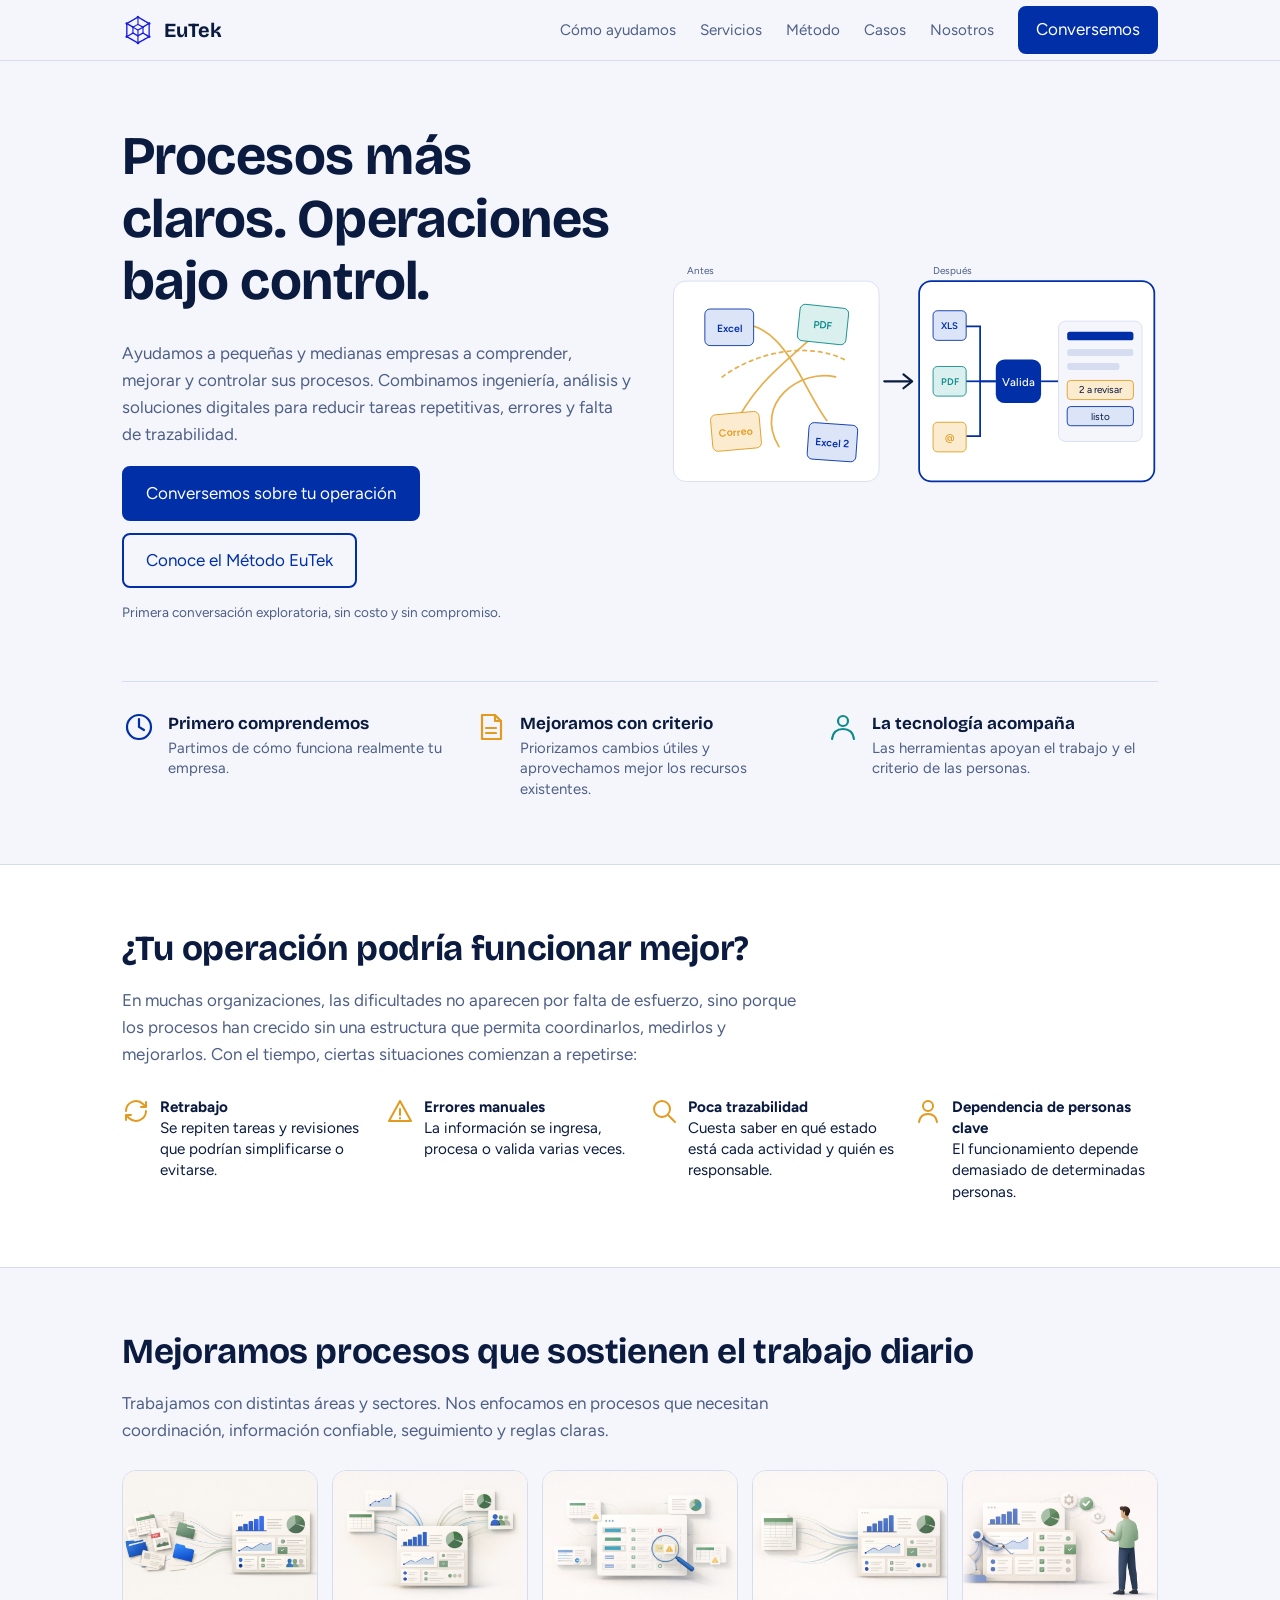
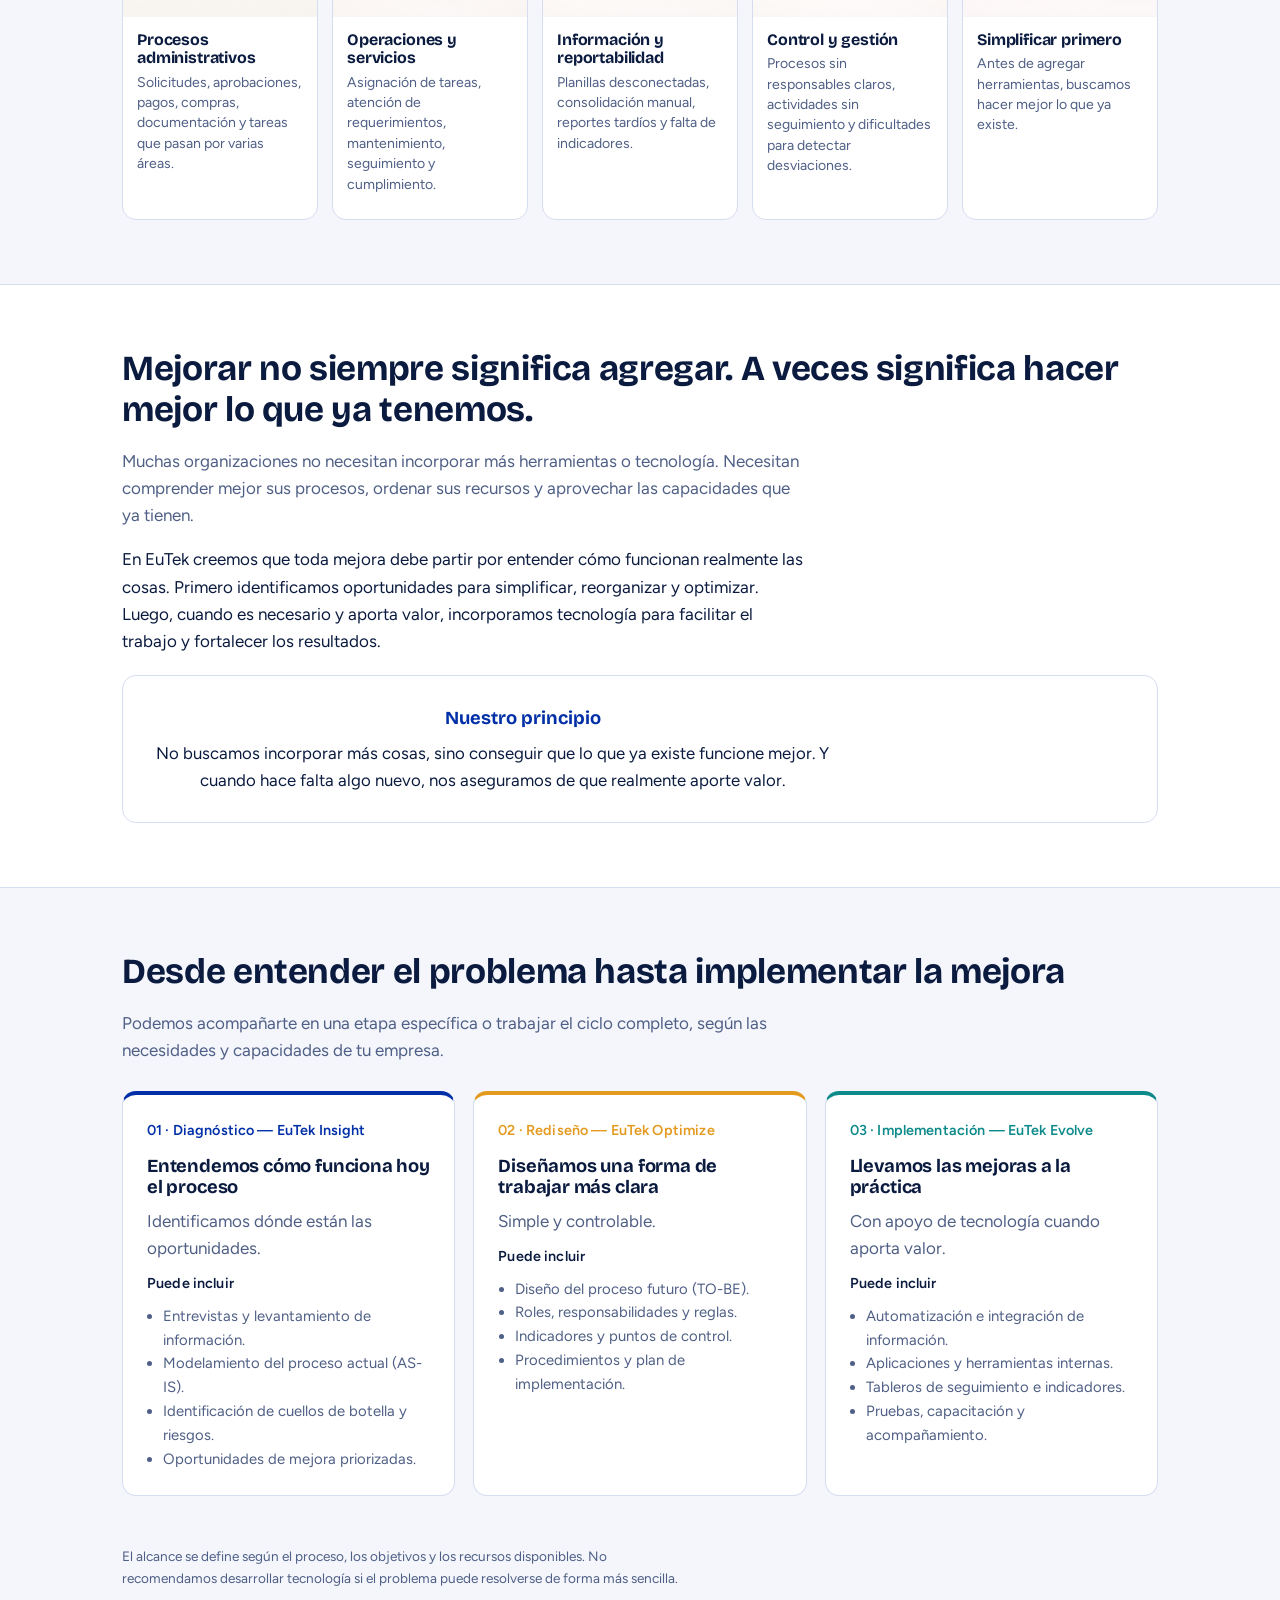
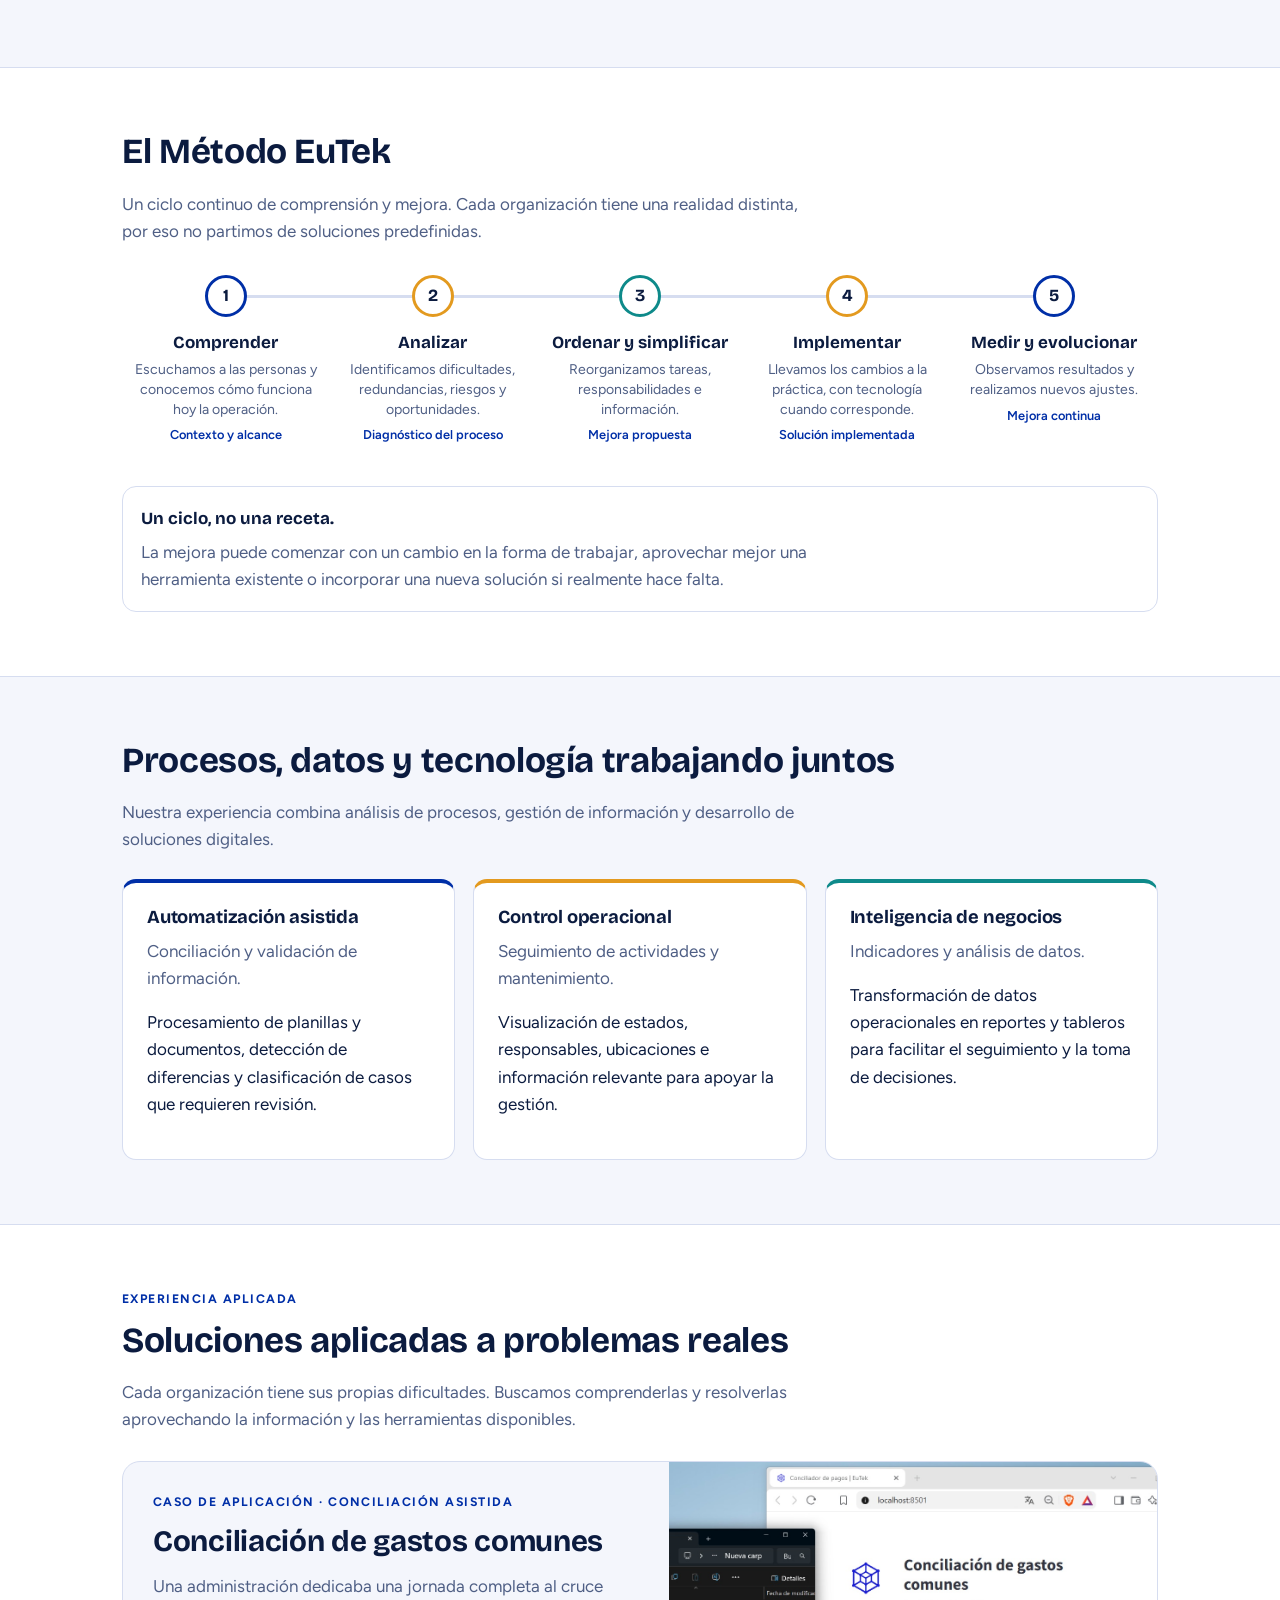
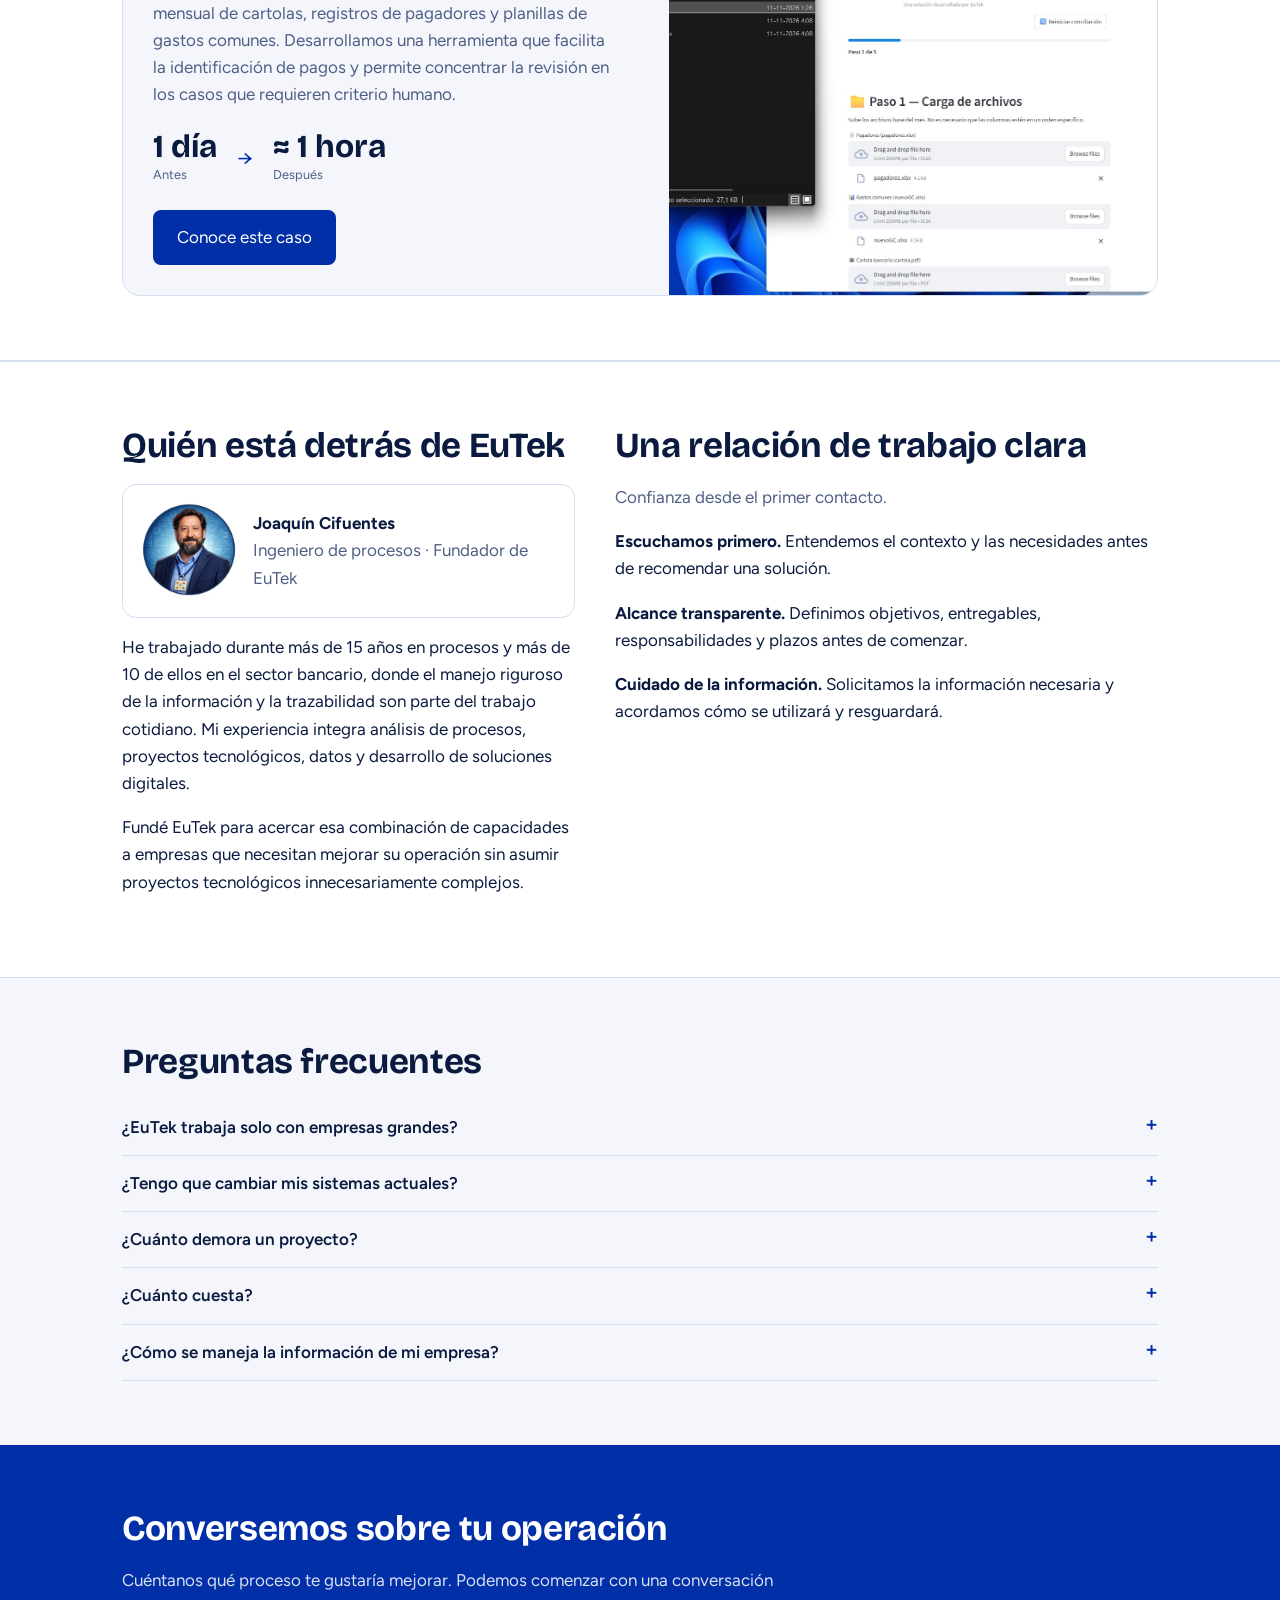
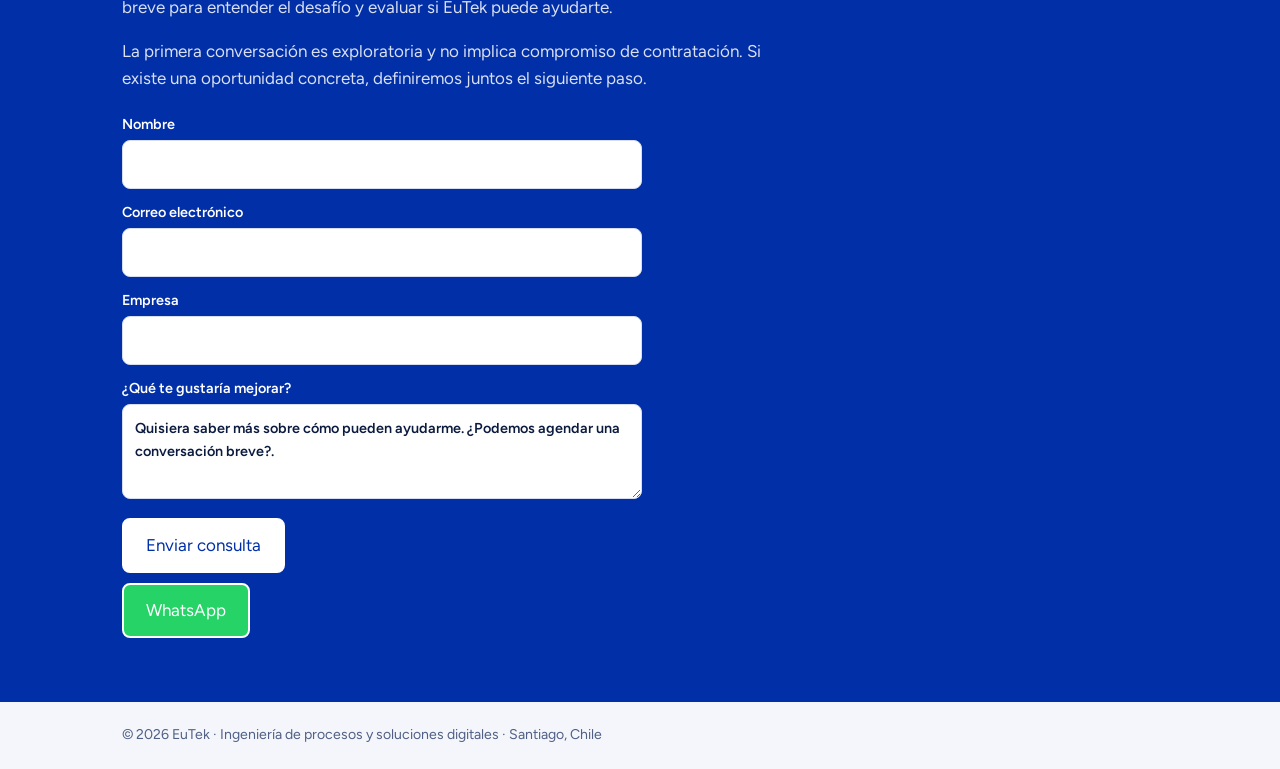
<file: index.html>
<!DOCTYPE html>
<html lang="es">
<head>
<meta charset="utf-8">
<meta name="viewport" content="width=device-width, initial-scale=1, viewport-fit=cover">
<title>EuTek · Ingeniería de procesos, BPM y soluciones digitales</title>
<meta name="description" content="Ayudamos a pymes a comprender, mejorar y controlar sus procesos. Ingeniería, análisis y soluciones digitales para reducir retrabajo, errores y falta de trazabilidad.">
<link href="https://fonts.googleapis.com/css2?family=Bricolage+Grotesque:wght@500;700&family=Figtree:wght@400;500;600&display=swap" rel="stylesheet">

<link rel="icon" href="img/favicon.ico" type="image/svg+xml">
<link rel="icon" href="img/favicon-32.png" sizes="32x32" type="image/png">
<link rel="apple-touch-icon" href="img/apple-touch-icon.png">

<link rel="stylesheet" href="styles.css">
</head>
<body>
<header class="top"><div class="wrap">
  <a class="logo" href="#inicio"><img src="img/logo.svg" alt="" width="32" height="32"><span>EuTek</span></a>
  <nav>
    <a href="#ayuda">Cómo ayudamos</a>
    <a href="#servicios">Servicios</a>
    <a href="#metodo">Método</a>
    <a href="#casos">Casos</a>
    <a href="#nosotros">Nosotros</a>
    <a class="btn" href="#contacto" style="margin-left:20px;padding:8px 16px;color:var(--on-brand)">Conversemos</a>
  </nav>
</div></header>

<!-- 1. PORTADA -->
<section id="inicio"><div class="wrap">
  <div class="hero">
    <div>
      <h1>Procesos más claros. Operaciones bajo control.</h1>
      <p class="sub">Ayudamos a pequeñas y medianas empresas a comprender, mejorar y controlar sus procesos. Combinamos ingeniería, análisis y soluciones digitales para reducir tareas repetitivas, errores y falta de trazabilidad.</p>
      <div class="ctas">
        <a class="btn" href="#contacto">Conversemos sobre tu operación</a>
        <a class="btn alt" href="#metodo">Conoce el Método EuTek</a>
      </div>
      <p class="note">Primera conversación exploratoria, sin costo y sin compromiso.</p>
    </div>
    <!-- Diagrama: antes -> después (reutilizado) -->
    <svg class="diagram" viewBox="0 0 560 290" role="img" aria-label="Antes: archivos dispersos con flechas cruzadas. Después: los archivos entran a un flujo ordenado que termina en un panel claro.">
      <rect x="4" y="30" width="236" height="230" rx="14" fill="var(--surface)" stroke="var(--line)"/>
      <text x="20" y="22" class="dsmall">Antes</text>
      <g stroke="var(--review)" stroke-width="2" fill="none" stroke-linecap="round" opacity=".8">
        <path d="M70 80 C130 70 150 150 180 190"/><path d="M180 78 C140 120 100 140 72 200"/><path d="M125 220 C95 170 150 130 190 140"/><path d="M60 140 C100 110 160 100 200 120" stroke-dasharray="4 5"/>
      </g>
      <g font-family="var(--body)" font-size="12" font-weight="600">
        <g transform="translate(40 62)"><rect width="56" height="42" rx="6" fill="var(--auto-soft)" stroke="var(--auto)"/><text x="28" y="26" text-anchor="middle" fill="var(--auto)">Excel</text></g>
        <g transform="translate(150 56) rotate(6)"><rect width="56" height="42" rx="6" fill="var(--human-soft)" stroke="var(--human)"/><text x="28" y="26" text-anchor="middle" fill="var(--human)">PDF</text></g>
        <g transform="translate(46 184) rotate(-5)"><rect width="56" height="42" rx="6" fill="var(--review-soft)" stroke="var(--review)"/><text x="28" y="26" text-anchor="middle" fill="var(--review)">Correo</text></g>
        <g transform="translate(160 192) rotate(4)"><rect width="56" height="42" rx="6" fill="var(--auto-soft)" stroke="var(--auto)"/><text x="28" y="26" text-anchor="middle" fill="var(--auto)">Excel 2</text></g>
      </g>
      <path d="M246 145h30" stroke="var(--ink)" stroke-width="2.5" stroke-linecap="round"/><path d="M268 137l10 8-10 8" fill="none" stroke="var(--ink)" stroke-width="2.5" stroke-linecap="round" stroke-linejoin="round"/>
      <rect x="286" y="30" width="270" height="230" rx="14" fill="var(--surface)" stroke="var(--auto)" stroke-width="2"/>
      <text x="302" y="22" class="dsmall">Después</text>
      <g stroke="var(--auto)" stroke-width="2" fill="none"><path d="M338 82h18v63h18"/><path d="M338 145h36"/><path d="M338 208h18v-63"/></g>
      <g font-family="var(--body)" font-size="11" font-weight="600">
        <rect x="302" y="64" width="38" height="34" rx="5" fill="var(--auto-soft)" stroke="var(--auto)"/><text x="321" y="85" text-anchor="middle" fill="var(--auto)">XLS</text>
        <rect x="302" y="128" width="38" height="34" rx="5" fill="var(--human-soft)" stroke="var(--human)"/><text x="321" y="149" text-anchor="middle" fill="var(--human)">PDF</text>
        <rect x="302" y="192" width="38" height="34" rx="5" fill="var(--review-soft)" stroke="var(--review)"/><text x="321" y="213" text-anchor="middle" fill="var(--review)">@</text>
      </g>
      <rect x="374" y="120" width="52" height="50" rx="10" fill="var(--auto)"/><text x="400" y="150" text-anchor="middle" class="dtext" style="fill:var(--on-brand)">Valida</text>
      <path d="M426 145h20" stroke="var(--auto)" stroke-width="2"/>
      <rect x="446" y="76" width="96" height="138" rx="8" fill="var(--bg)" stroke="var(--line)"/>
      <rect x="456" y="88" width="76" height="10" rx="3" fill="var(--auto)"/>
      <rect x="456" y="108" width="76" height="8" rx="3" fill="var(--line)"/><rect x="456" y="124" width="60" height="8" rx="3" fill="var(--line)"/>
      <rect x="456" y="144" width="76" height="22" rx="4" fill="var(--review-soft)" stroke="var(--review)"/><text x="494" y="159" text-anchor="middle" class="dsmall" style="fill:var(--ink)">2 a revisar</text>
      <rect x="456" y="174" width="76" height="22" rx="4" fill="var(--auto-soft)" stroke="var(--auto)"/><text x="494" y="189" text-anchor="middle" class="dsmall" style="fill:var(--ink)">listo</text>
    </svg>
  </div>

  <div class="pillars">
    <div><svg viewBox="0 0 34 34" fill="none" stroke="var(--auto)" stroke-width="2.2" stroke-linecap="round"><circle cx="17" cy="17" r="12"/><path d="M17 9v8l5 3"/></svg><p style="margin:0"><b>Primero comprendemos</b><span>Partimos de cómo funciona realmente tu empresa.</span></p></div>
    <div><svg viewBox="0 0 34 34" fill="none" stroke="var(--review)" stroke-width="2.2" stroke-linecap="round" stroke-linejoin="round"><path d="M8 5h13l6 6v18H8z"/><path d="M21 5v6h6M12 18h10M12 23h10"/></svg><p style="margin:0"><b>Mejoramos con criterio</b><span>Priorizamos cambios útiles y aprovechamos mejor los recursos existentes.</span></p></div>
    <div><svg viewBox="0 0 34 34" fill="none" stroke="var(--human)" stroke-width="2.2" stroke-linecap="round" stroke-linejoin="round"><circle cx="17" cy="11" r="5"/><path d="M6 29c1-7 5-10 11-10s10 3 11 10"/></svg><p style="margin:0"><b>La tecnología acompaña</b><span>Las herramientas apoyan el trabajo y el criterio de las personas.</span></p></div>
  </div>
</div></section>


<!-- 2. PROBLEMAS OPERACIONALES -->
<section id="problemas" class="problemas"><div class="wrap">
  <h2>¿Tu operación podría funcionar mejor?</h2>
  <p class="sub">En muchas organizaciones, las dificultades no aparecen por falta de esfuerzo, sino porque los procesos han crecido sin una estructura que permita coordinarlos, medirlos y mejorarlos. Con el tiempo, ciertas situaciones comienzan a repetirse:</p>

  <div class="strip"><div class="wrap" style="padding:0">
    <div><svg viewBox="0 0 28 28" fill="none" stroke="var(--review)" stroke-width="2" stroke-linecap="round" stroke-linejoin="round"><path d="M4 14a10 10 0 0 1 17-7l3 3M24 14a10 10 0 0 1-17 7l-3-3M24 5v5h-5M4 23v-5h5"/></svg><p style="margin:0"><b>Retrabajo</b>Se repiten tareas y revisiones que podrían simplificarse o evitarse.</p></div>
    <div><svg viewBox="0 0 28 28" fill="none" stroke="var(--review)" stroke-width="2" stroke-linecap="round" stroke-linejoin="round"><path d="M14 4 3 24h22z"/><path d="M14 12v6M14 21v.5"/></svg><p style="margin:0"><b>Errores manuales</b>La información se ingresa, procesa o valida varias veces.</p></div>
    <div><svg viewBox="0 0 28 28" fill="none" stroke="var(--review)" stroke-width="2" stroke-linecap="round" stroke-linejoin="round"><circle cx="12" cy="12" r="8"/><path d="m18 18 7 7"/></svg><p style="margin:0"><b>Poca trazabilidad</b>Cuesta saber en qué estado está cada actividad y quién es responsable.</p></div>
    <div><svg viewBox="0 0 28 28" fill="none" stroke="var(--review)" stroke-width="2" stroke-linecap="round" stroke-linejoin="round"><circle cx="14" cy="9" r="5"/><path d="M5 25c1-6 4-8 9-8s8 2 9 8"/></svg><p style="margin:0"><b>Dependencia de personas clave</b>El funcionamiento depende demasiado de determinadas personas.</p></div>
  </div></div>
</div></section>


<!-- 3. DÓNDE PODEMOS AYUDARTE -->
<section id="ayuda"><div class="wrap">
  <h2>Mejoramos procesos que sostienen el trabajo diario</h2>
  <p class="sub">Trabajamos con distintas áreas y sectores. Nos enfocamos en procesos que necesitan coordinación, información confiable, seguimiento y reglas claras.</p>
  <div class="laminas">
    <article class="lam"><div class="img"><img src="img/lamina1.png" alt="Procesos administrativos: solicitudes, aprobaciones y documentación" width="800" height="600" loading="lazy"></div><div class="t"><h3>Procesos administrativos</h3><p>Solicitudes, aprobaciones, pagos, compras, documentación y tareas que pasan por varias áreas.</p></div></article>
    <article class="lam"><div class="img"><img src="img/lamina2.png" alt="Operaciones y servicios: asignación de tareas y seguimiento" width="800" height="600" loading="lazy"></div><div class="t"><h3>Operaciones y servicios</h3><p>Asignación de tareas, atención de requerimientos, mantenimiento, seguimiento y cumplimiento.</p></div></article>
    <article class="lam"><div class="img"><img src="img/lamina3.png" alt="Información y reportabilidad: consolidación y reportes" width="800" height="600" loading="lazy"></div><div class="t"><h3>Información y reportabilidad</h3><p>Planillas desconectadas, consolidación manual, reportes tardíos y falta de indicadores.</p></div></article>
    <article class="lam"><div class="img"><img src="img/lamina4.png" alt="Control y gestión: responsables y seguimiento" width="800" height="600" loading="lazy"></div><div class="t"><h3>Control y gestión</h3><p>Procesos sin responsables claros, actividades sin seguimiento y dificultades para detectar desviaciones.</p></div></article>
    <article class="lam"><div class="img"><img src="img/lamina5.png" alt="Mejora con criterio: simplificar antes de agregar tecnología" width="800" height="600" loading="lazy"></div><div class="t"><h3>Simplificar primero</h3><p>Antes de agregar herramientas, buscamos hacer mejor lo que ya existe.</p></div></article>
  </div>
</div></section>

<!-- 4. NUESTRA FILOSOFÍA -->
<section id="filosofia" style="background:var(--surface);border-block:1px solid var(--line)"><div class="wrap">
  <h2>Mejorar no siempre significa agregar. A veces significa hacer mejor lo que ya tenemos.</h2>
  <p class="sub">Muchas organizaciones no necesitan incorporar más herramientas o tecnología. Necesitan comprender mejor sus procesos, ordenar sus recursos y aprovechar las capacidades que ya tienen.</p>
  <p>En EuTek creemos que toda mejora debe partir por entender cómo funcionan realmente las cosas. Primero identificamos oportunidades para simplificar, reorganizar y optimizar. Luego, cuando es necesario y aporta valor, incorporamos tecnología para facilitar el trabajo y fortalecer los resultados.</p>
  <div class="flowbox" style="text-align:center;padding:28px">
    <p style="margin:0;font-family:var(--head);font-size:1.15rem;font-weight:700;color:var(--auto)">Nuestro principio</p>
    <p style="margin:.4em 0 0;font-size:1.05rem">No buscamos incorporar más cosas, sino conseguir que lo que ya existe funcione mejor. Y cuando hace falta algo nuevo, nos aseguramos de que realmente aporte valor.</p>
  </div>
</div></section>

<!-- 5. SERVICIOS EUTEK -->
<section id="servicios"><div class="wrap">
  <h2>Desde entender el problema hasta implementar la mejora</h2>
  <p class="sub">Podemos acompañarte en una etapa específica o trabajar el ciclo completo, según las necesidades y capacidades de tu empresa.</p>
  <div class="cards">
    <article class="card">
      <p class="lbl" style="color:var(--auto)">01 · Diagnóstico — EuTek Insight</p>
      <h3>Entendemos cómo funciona hoy el proceso</h3>
      <p class="sub" style="margin-bottom:.4em">Identificamos dónde están las oportunidades.</p>
      <span class="lbl">Puede incluir</span>
      <ul>
        <li>Entrevistas y levantamiento de información.</li>
        <li>Modelamiento del proceso actual (AS-IS).</li>
        <li>Identificación de cuellos de botella y riesgos.</li>
        <li>Oportunidades de mejora priorizadas.</li>
      </ul>
    </article>
    <article class="card">
      <p class="lbl" style="color:var(--review)">02 · Rediseño — EuTek Optimize</p>
      <h3>Diseñamos una forma de trabajar más clara</h3>
      <p class="sub" style="margin-bottom:.4em">Simple y controlable.</p>
      <span class="lbl">Puede incluir</span>
      <ul>
        <li>Diseño del proceso futuro (TO-BE).</li>
        <li>Roles, responsabilidades y reglas.</li>
        <li>Indicadores y puntos de control.</li>
        <li>Procedimientos y plan de implementación.</li>
      </ul>
    </article>
    <article class="card">
      <p class="lbl" style="color:var(--human)">03 · Implementación — EuTek Evolve</p>
      <h3>Llevamos las mejoras a la práctica</h3>
      <p class="sub" style="margin-bottom:.4em">Con apoyo de tecnología cuando aporta valor.</p>
      <span class="lbl">Puede incluir</span>
      <ul>
        <li>Automatización e integración de información.</li>
        <li>Aplicaciones y herramientas internas.</li>
        <li>Tableros de seguimiento e indicadores.</li>
        <li>Pruebas, capacitación y acompañamiento.</li>
      </ul>
    </article>
  </div>
  <p class="note">El alcance se define según el proceso, los objetivos y los recursos disponibles. No recomendamos desarrollar tecnología si el problema puede resolverse de forma más sencilla.</p>
</div></section>

<!-- 6. MÉTODO EUTEK -->
<section id="metodo" style="background:var(--surface);border-block:1px solid var(--line)"><div class="wrap">
  <h2>El Método EuTek</h2>
  <p class="sub">Un ciclo continuo de comprensión y mejora. Cada organización tiene una realidad distinta, por eso no partimos de soluciones predefinidas.</p>
  <ol class="tl">
    <li><div class="dot">1</div><b>Comprender</b><span>Escuchamos a las personas y conocemos cómo funciona hoy la operación.</span><em>Contexto y alcance</em></li>
    <li><div class="dot">2</div><b>Analizar</b><span>Identificamos dificultades, redundancias, riesgos y oportunidades.</span><em>Diagnóstico del proceso</em></li>
    <li><div class="dot">3</div><b>Ordenar y simplificar</b><span>Reorganizamos tareas, responsabilidades e información.</span><em>Mejora propuesta</em></li>
    <li><div class="dot">4</div><b>Implementar</b><span>Llevamos los cambios a la práctica, con tecnología cuando corresponde.</span><em>Solución implementada</em></li>
    <li><div class="dot">5</div><b>Medir y evolucionar</b><span>Observamos resultados y realizamos nuevos ajustes.</span><em>Mejora continua</em></li>
  </ol>
  <div class="flowbox" style="margin-top:40px">
    <p style="margin:0 0 .4em;font-family:var(--head);font-weight:700">Un ciclo, no una receta.</p>
    <p style="margin:0" class="sub">La mejora puede comenzar con un cambio en la forma de trabajar, aprovechar mejor una herramienta existente o incorporar una nueva solución si realmente hace falta.</p>
  </div>
</div></section>

<!-- 7. EXPERIENCIA Y CAPACIDADES -->
<section id="capacidades"><div class="wrap">
  <h2>Procesos, datos y tecnología trabajando juntos</h2>
  <p class="sub">Nuestra experiencia combina análisis de procesos, gestión de información y desarrollo de soluciones digitales.</p>
  <div class="cards">
    <article class="card">
      <h3>Automatización asistida</h3>
      <p class="sub">Conciliación y validación de información.</p>
      <p>Procesamiento de planillas y documentos, detección de diferencias y clasificación de casos que requieren revisión.</p>
    </article>
    <article class="card">
      <h3>Control operacional</h3>
      <p class="sub">Seguimiento de actividades y mantenimiento.</p>
      <p>Visualización de estados, responsables, ubicaciones e información relevante para apoyar la gestión.</p>
    </article>
    <article class="card">
      <h3>Inteligencia de negocios</h3>
      <p class="sub">Indicadores y análisis de datos.</p>
      <p>Transformación de datos operacionales en reportes y tableros para facilitar el seguimiento y la toma de decisiones.</p>
    </article>
  </div>
</div></section>

<!-- 8. CASOS DE APLICACIÓN -->
<section id="casos" class="casos-section"><div class="wrap">
  <p class="eyebrow">Experiencia aplicada</p>
  <h2>Soluciones aplicadas a problemas reales</h2>
  <p class="sub">Cada organización tiene sus propias dificultades. Buscamos comprenderlas y resolverlas aprovechando la información y las herramientas disponibles.</p>
  <article class="case-feature">
    <div class="case-feature__copy">
      <p class="eyebrow">Caso de aplicación · Conciliación asistida</p>
      <h3>Conciliación de gastos comunes</h3>
      <p>Una administración dedicaba una jornada completa al cruce mensual de cartolas, registros de pagadores y planillas de gastos comunes. Desarrollamos una herramienta que facilita la identificación de pagos y permite concentrar la revisión en los casos que requieren criterio humano.</p>
      <div class="case-metric-inline" aria-label="Tiempo de trabajo: antes un día, después aproximadamente una hora"><span><b>1 día</b><small>Antes</small></span><span class="case-metric-arrow" aria-hidden="true">→</span><span><b>≈ 1 hora</b><small>Después</small></span></div>
      <a class="btn" href="casos/conciliacion-gastos-comunes/index.html">Conoce este caso</a>
    </div>
    <a class="case-feature__image" href="casos/conciliacion-gastos-comunes/index.html" aria-label="Ver el caso de conciliación de gastos comunes">
      <img src="img/casos/conciliador-carga.jpg" alt="Aplicación EuTek durante la carga de cartola y planillas ficticias" loading="lazy" width="1526" height="1007">
    </a>
  </article>
</div></section>

<!-- 9. QUIÉN ESTÁ DETRÁS -->
<section id="nosotros" style="background:var(--surface);border-block:1px solid var(--line)"><div class="wrap two">
  <div>
    <h2>Quién está detrás de EuTek</h2>
    <div class="me">
      <img class="avatar" src="img/avatar.png" alt="Joaquín Cifuentes, fundador de EuTek" width="96" height="96">
      <div><b>Joaquín Cifuentes</b><br><span class="sub">Ingeniero de procesos · Fundador de EuTek</span></div>
    </div>
    <p style="margin-top:16px">He trabajado durante más de 15 años en procesos y más de 10 de ellos en el sector bancario, donde el manejo riguroso de la información y la trazabilidad son parte del trabajo cotidiano. Mi experiencia integra análisis de procesos, proyectos tecnológicos, datos y desarrollo de soluciones digitales.</p>
    <p>Fundé EuTek para acercar esa combinación de capacidades a empresas que necesitan mejorar su operación sin asumir proyectos tecnológicos innecesariamente complejos.</p>
  </div>
  <div>
    <h2>Una relación de trabajo clara</h2>
    <p class="sub">Confianza desde el primer contacto.</p>
    <p><b>Escuchamos primero.</b> Entendemos el contexto y las necesidades antes de recomendar una solución.</p>
    <p><b>Alcance transparente.</b> Definimos objetivos, entregables, responsabilidades y plazos antes de comenzar.</p>
    <p><b>Cuidado de la información.</b> Solicitamos la información necesaria y acordamos cómo se utilizará y resguardará.</p>
  </div>
</div></section>

<!-- 9. PREGUNTAS FRECUENTES -->
<section id="faq"><div class="wrap">
  <h2>Preguntas frecuentes</h2>
  <details><summary>¿EuTek trabaja solo con empresas grandes?</summary><p>No. Trabajamos con pequeñas y medianas empresas que necesitan ordenar, mejorar o controlar procesos y que buscan soluciones acordes a su escala.</p></details>
  <details><summary>¿Tengo que cambiar mis sistemas actuales?</summary><p>No necesariamente. Primero evaluamos cómo funciona tu operación y qué herramientas utilizas. La solución puede aprovechar lo que ya existe o incorporar algo nuevo si está justificado.</p></details>
  <details><summary>¿Cuánto demora un proyecto?</summary><p>Depende del alcance y la complejidad del proceso. Después de comprender la necesidad, proponemos etapas, entregables y plazos.</p></details>
  <details><summary>¿Cuánto cuesta?</summary><p>El valor depende del proceso y del trabajo requerido. La primera conversación es exploratoria; luego podemos preparar una propuesta con alcance, plazo y precio definidos.</p></details>
  <details><summary>¿Cómo se maneja la información de mi empresa?</summary><p>Antes de solicitar antecedentes, acordamos qué información es necesaria, para qué se utilizará y cómo se manejará durante el proyecto. Los compromisos específicos de confidencialidad y seguridad se establecen según cada servicio.</p></details>
</div></section>

<!-- 10. CONTACTO -->
<section id="contacto" class="contact"><div class="wrap">
  <h2>Conversemos sobre tu operación</h2>
  <p class="sub">Cuéntanos qué proceso te gustaría mejorar. Podemos comenzar con una conversación breve para entender el desafío y evaluar si EuTek puede ayudarte.</p>
  <p class="sub">La primera conversación es exploratoria y no implica compromiso de contratación. Si existe una oportunidad concreta, definiremos juntos el siguiente paso.</p>
  
 
  <form id="form-contacto" action="https://api.web3forms.com/submit" method="POST">
    <!-- Clave de acceso de Web3Forms -->
    <input type="hidden" name="access_key" value="f157095c-a6e3-41fd-b85d-30fafe979a3c">

    <!-- Campos del formulario -->
    <label>Nombre<input type="text" name="name" id="campo-nombre" autocomplete="name" required></label>
    <label>Correo electrónico<input type="email" name="email" autocomplete="email" required></label>
    <label>Empresa<input type="text" name="empresa" id="campo-empresa" autocomplete="organization"></label>
    <label>¿Qué te gustaría mejorar?<textarea name="mensaje" id="campo-mensaje" rows="3" required>Quisiera saber más sobre cómo pueden ayudarme. ¿Podemos agendar una conversación breve?.</textarea></label>



    <!-- Configuración de Web3Forms -->
    <input type="hidden" name="subject" value="Nueva consulta desde EuTek.cl">
    <input type="hidden" name="from_name" value="Formulario EuTek">
    <input type="checkbox" name="botcheck" class="hidden" style="display: none;">

    <!-- Botón de envío por correo -->
    <button class="btn" type="submit">Enviar consulta</button>
  </form>

  <!-- Botón de WhatsApp (fuera del form para que no dispare el envío) -->
  <button type="button" id="btn-whatsapp" class="btn" style="background:#25D366; color:white; margin-top:10px;">
    WhatsApp
  </button>

  <script>
    document.getElementById('btn-whatsapp').addEventListener('click', function () {
      // 1. Capturar los valores del formulario
      const nombre   = document.getElementById('campo-nombre').value.trim()   || 'Sin nombre';
      const empresa  = document.getElementById('campo-empresa').value.trim()  || 'Sin empresa';
      const mensaje  = document.getElementById('campo-mensaje').value.trim()  || 'Sin mensaje';

      // 2. Construir el texto del mensaje
      const texto = `Hola EuTek, soy ${nombre} de ${empresa}. ${mensaje}`;

      // 3. Armar la URL de WhatsApp 
      const numero = '56991564261';
      const url = `https://wa.me/${numero}?text=${encodeURIComponent(texto)}`;

      // 4. Abrir WhatsApp en una nueva pestaña/ventana
      window.open(url, '_blank');
    });
  </script>
  
  
  
</div></section>

<footer><div class="wrap">© 2026 EuTek · Ingeniería de procesos y soluciones digitales · Santiago, Chile</div></footer>
</body>
</html>
</file>
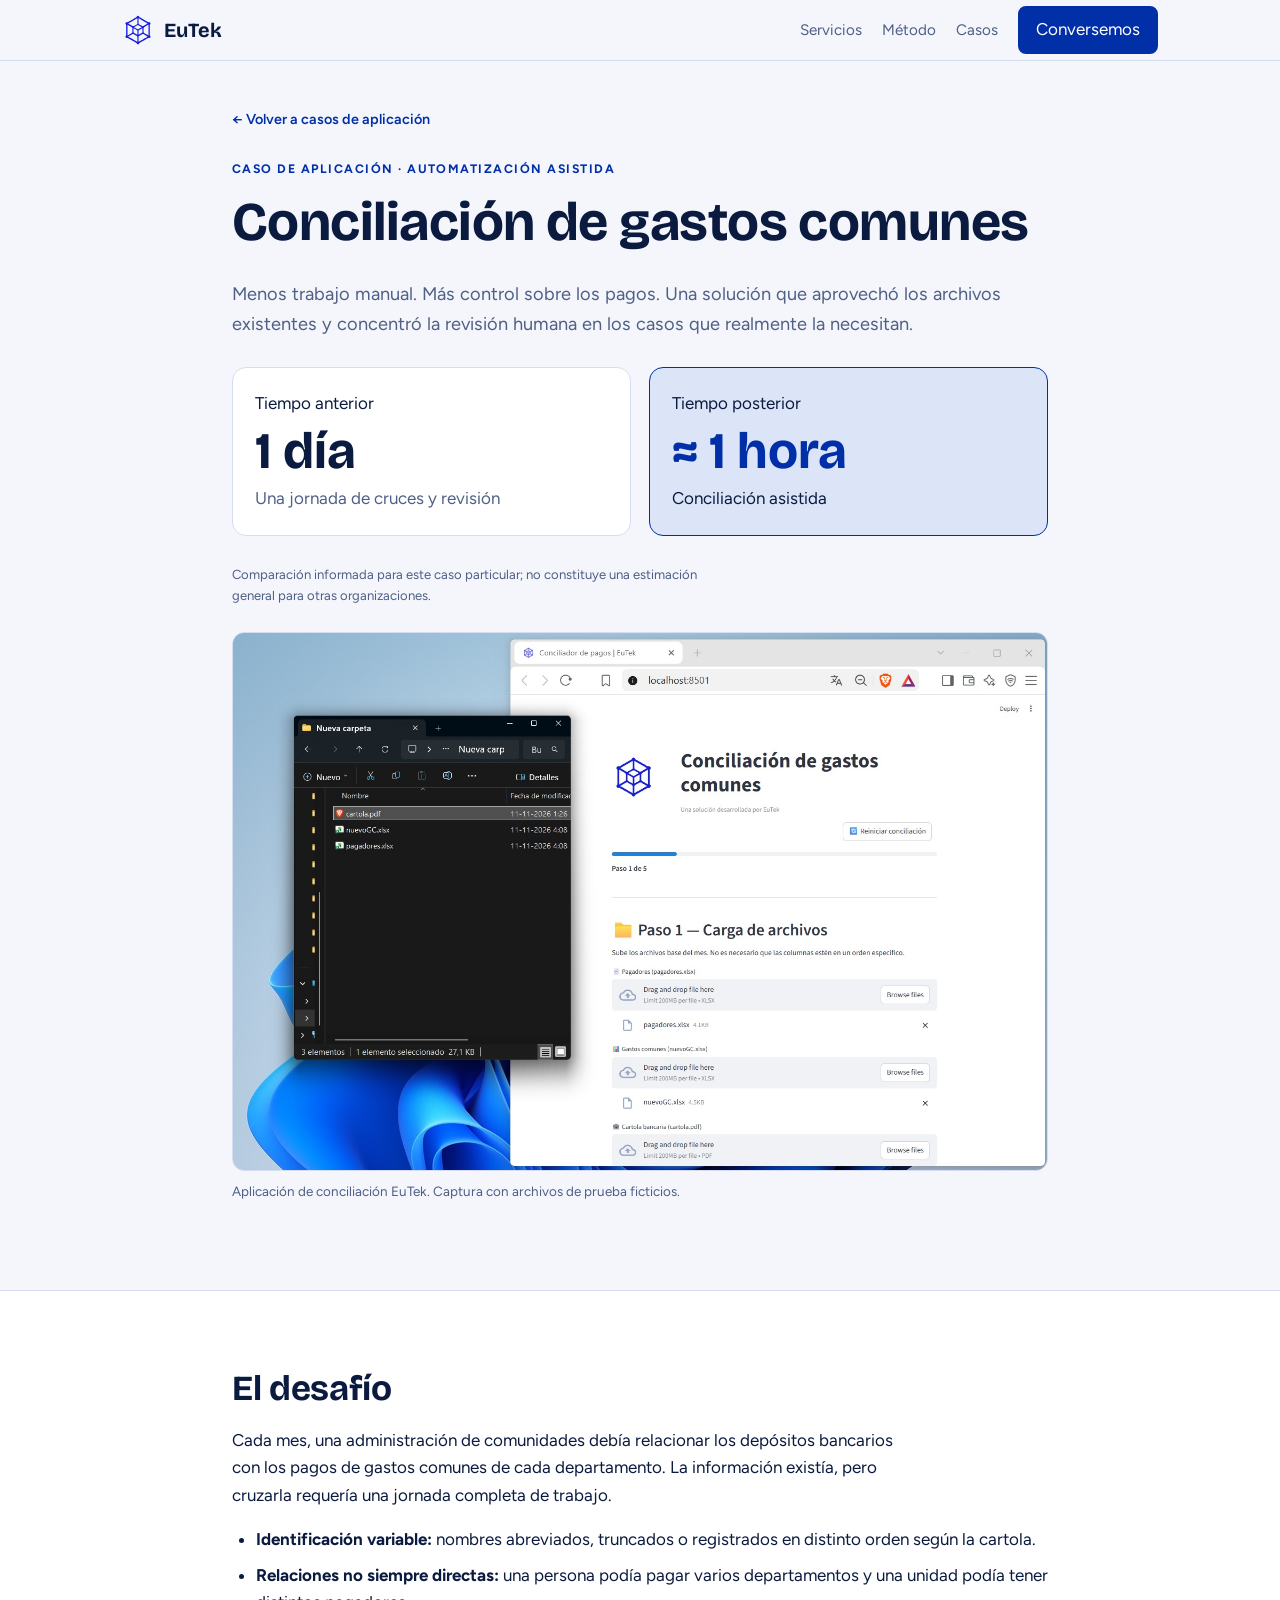
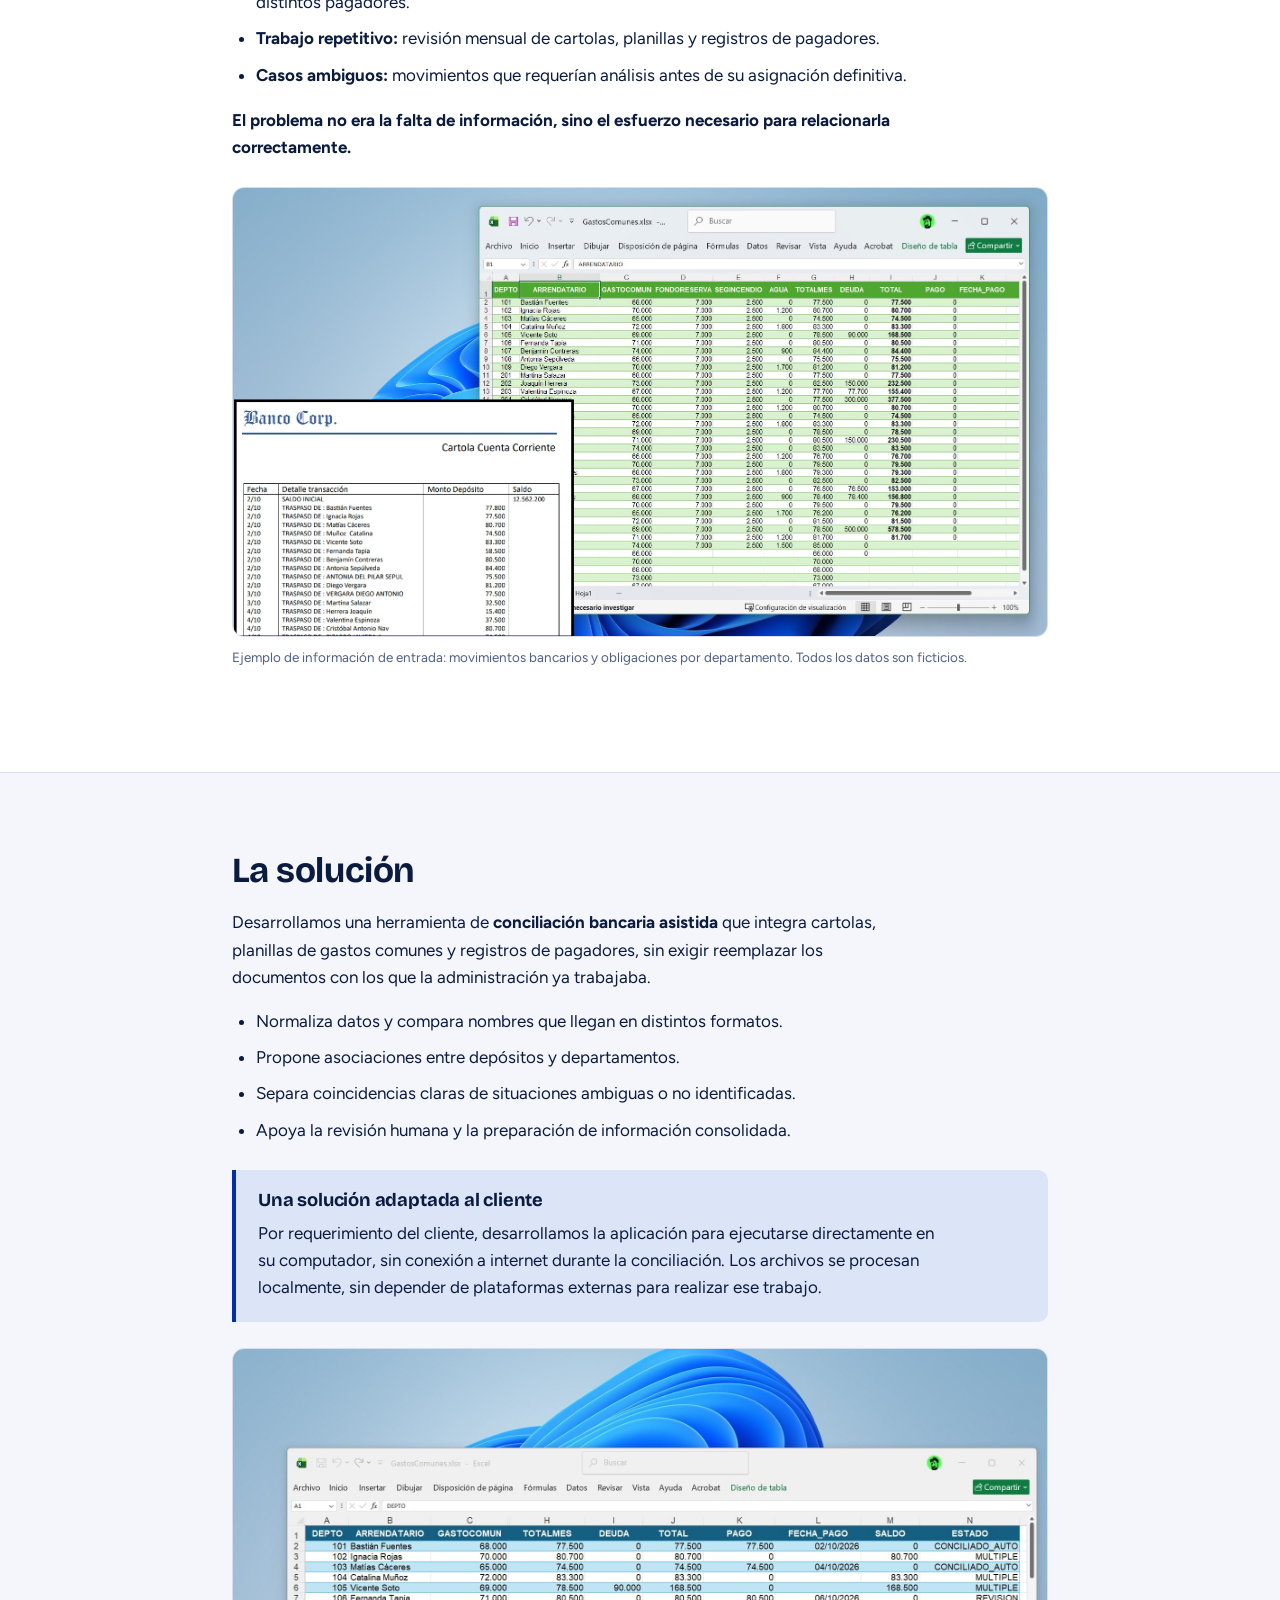
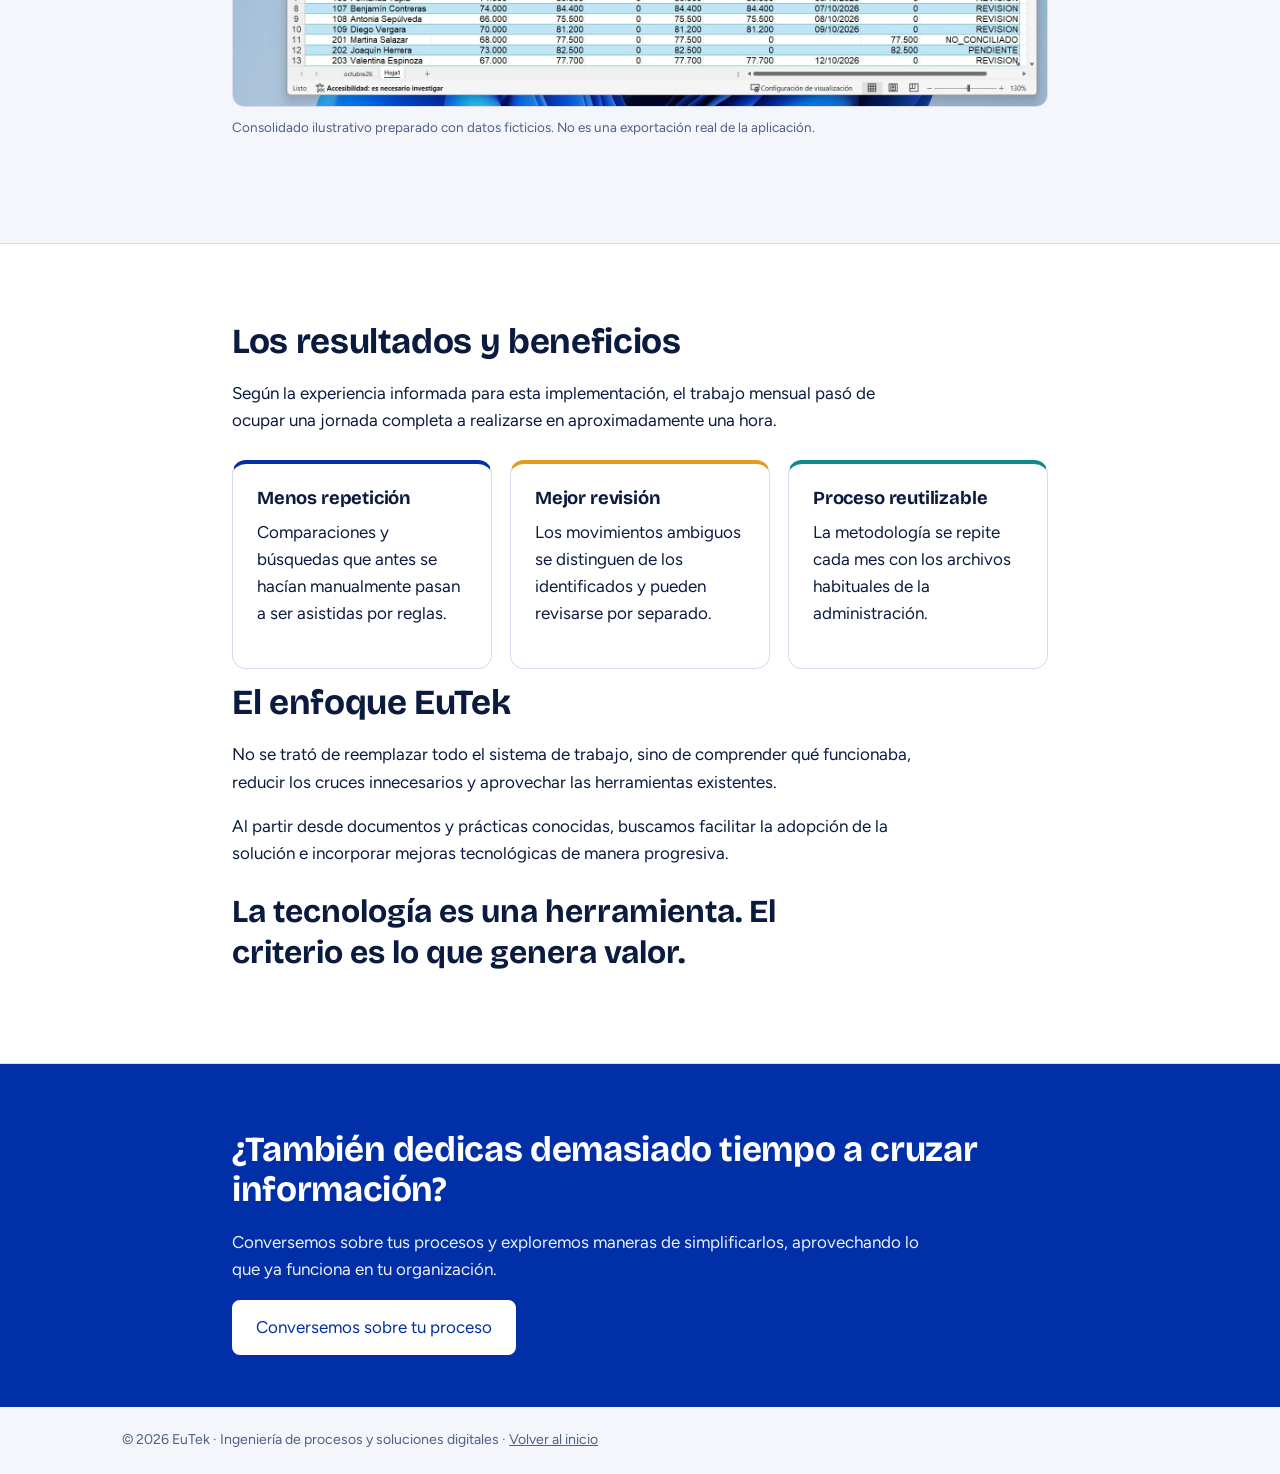
<file: casos/conciliacion-gastos-comunes/index.html>
<!DOCTYPE html>
<html lang="es">
<head>
<meta charset="utf-8">
<meta name="viewport" content="width=device-width, initial-scale=1, viewport-fit=cover">
<title>Conciliación asistida de gastos comunes | Caso EuTek</title>
<meta name="description" content="Caso de aplicación EuTek: conciliación asistida de gastos comunes, de una jornada de trabajo a aproximadamente una hora, con tecnología adaptada al cliente.">
<link href="https://fonts.googleapis.com/css2?family=Bricolage+Grotesque:wght@500;700&family=Figtree:wght@400;500;600&display=swap" rel="stylesheet">
<link rel="stylesheet" href="../../styles.css">
<link rel="icon" href="../../img/favicon.ico">
<link rel="icon" href="../../img/favicon-32.png" sizes="32x32" type="image/png">
<meta property="og:title" content="Conciliación asistida de gastos comunes | EuTek">
<meta property="og:description" content="De una jornada completa a aproximadamente una hora. Una solución práctica que aprovecha los archivos y procedimientos existentes.">
<meta property="og:type" content="article">
<meta property="og:image" content="https://www.eutek.cl/img/casos/conciliador-carga.jpg">
</head>
<body>
<header class="top"><div class="wrap">
  <a class="logo" href="../../index.html#inicio"><img src="../../img/logo.svg" alt="" width="32" height="32"><span>EuTek</span></a>
  <nav aria-label="Navegación principal"><a href="../../index.html#servicios">Servicios</a><a href="../../index.html#metodo">Método</a><a href="../../index.html#casos">Casos</a><a class="btn" href="../../index.html#contacto" style="margin-left:20px;padding:8px 16px;color:var(--on-brand)">Conversemos</a></nav>
</div></header>
<main>
<section class="case-top"><div class="wrap case-content">
  <a class="case-back" href="../../index.html#casos">← Volver a casos de aplicación</a>
  <p class="eyebrow">Caso de aplicación · Automatización asistida</p>
  <h1>Conciliación de gastos comunes</h1>
  <p class="case-lead">Menos trabajo manual. Más control sobre los pagos. Una solución que aprovechó los archivos existentes y concentró la revisión humana en los casos que realmente la necesitan.</p>
  <div class="case-kpis" aria-label="Comparación del tiempo de conciliación">
    <div class="case-kpi"><span>Tiempo anterior</span><strong>1 día</strong><span class="sub">Una jornada de cruces y revisión</span></div>
    <div class="case-kpi case-kpi--after"><span>Tiempo posterior</span><strong>≈ 1 hora</strong><span>Conciliación asistida</span></div>
  </div>
  <p class="case-note">Comparación informada para este caso particular; no constituye una estimación general para otras organizaciones.</p>
  <figure class="case-figure"><img src="../../img/casos/conciliador-carga.jpg" alt="Aplicación local EuTek durante la carga de tres archivos para conciliar gastos comunes" width="1526" height="1007"><figcaption>Aplicación de conciliación EuTek. Captura con archivos de prueba ficticios.</figcaption></figure>
</div></section>
<section style="background:var(--surface);border-block:1px solid var(--line)"><div class="wrap case-content">
  <h2>El desafío</h2>
  <p>Cada mes, una administración de comunidades debía relacionar los depósitos bancarios con los pagos de gastos comunes de cada departamento. La información existía, pero cruzarla requería una jornada completa de trabajo.</p>
  <ul>
    <li><b>Identificación variable:</b> nombres abreviados, truncados o registrados en distinto orden según la cartola.</li>
    <li><b>Relaciones no siempre directas:</b> una persona podía pagar varios departamentos y una unidad podía tener distintos pagadores.</li>
    <li><b>Trabajo repetitivo:</b> revisión mensual de cartolas, planillas y registros de pagadores.</li>
    <li><b>Casos ambiguos:</b> movimientos que requerían análisis antes de su asignación definitiva.</li>
  </ul>
  <p><b>El problema no era la falta de información, sino el esfuerzo necesario para relacionarla correctamente.</b></p>
  <figure class="case-figure"><img src="../../img/casos/conciliador-insumos.jpg" alt="Cartola bancaria ficticia junto con una planilla de gastos comunes de ejemplo" loading="lazy" width="1809" height="995"><figcaption>Ejemplo de información de entrada: movimientos bancarios y obligaciones por departamento. Todos los datos son ficticios.</figcaption></figure>
</div></section>
<section><div class="wrap case-content">
  <h2>La solución</h2>
  <p>Desarrollamos una herramienta de <b>conciliación bancaria asistida</b> que integra cartolas, planillas de gastos comunes y registros de pagadores, sin exigir reemplazar los documentos con los que la administración ya trabajaba.</p>
  <ul>
    <li>Normaliza datos y compara nombres que llegan en distintos formatos.</li>
    <li>Propone asociaciones entre depósitos y departamentos.</li>
    <li>Separa coincidencias claras de situaciones ambiguas o no identificadas.</li>
    <li>Apoya la revisión humana y la preparación de información consolidada.</li>
  </ul>
  <div class="case-callout"><h3>Una solución adaptada al cliente</h3><p>Por requerimiento del cliente, desarrollamos la aplicación para ejecutarse directamente en su computador, sin conexión a internet durante la conciliación. Los archivos se procesan localmente, sin depender de plataformas externas para realizar ese trabajo.</p></div>
  <figure class="case-figure"><img src="../../img/casos/conciliador-resultado-ilustrativo.jpg" alt="Planilla ilustrativa de resultados con pagos, saldos y distintos estados de conciliación" loading="lazy" width="1798" height="790"><figcaption>Consolidado ilustrativo preparado con datos ficticios. No es una exportación real de la aplicación.</figcaption></figure>
</div></section>
<section style="background:var(--surface);border-block:1px solid var(--line)"><div class="wrap case-content">
  <h2>Los resultados y beneficios</h2>
  <p>Según la experiencia informada para esta implementación, el trabajo mensual pasó de ocupar una jornada completa a realizarse en aproximadamente una hora.</p>
  <div class="cards" style="margin-bottom:12px">
    <article class="card"><h3>Menos repetición</h3><p>Comparaciones y búsquedas que antes se hacían manualmente pasan a ser asistidas por reglas.</p></article>
    <article class="card"><h3>Mejor revisión</h3><p>Los movimientos ambiguos se distinguen de los identificados y pueden revisarse por separado.</p></article>
    <article class="card"><h3>Proceso reutilizable</h3><p>La metodología se repite cada mes con los archivos habituales de la administración.</p></article>
  </div>
  <h2>El enfoque EuTek</h2>
  <p>No se trató de reemplazar todo el sistema de trabajo, sino de comprender qué funcionaba, reducir los cruces innecesarios y aprovechar las herramientas existentes.</p>
  <p>Al partir desde documentos y prácticas conocidas, buscamos facilitar la adopción de la solución e incorporar mejoras tecnológicas de manera progresiva.</p>
  <p class="case-quote">La tecnología es una herramienta. El criterio es lo que genera valor.</p>
</div></section>
<section class="case-cta"><div class="wrap case-content">
  <h2>¿También dedicas demasiado tiempo a cruzar información?</h2>
  <p>Conversemos sobre tus procesos y exploremos maneras de simplificarlos, aprovechando lo que ya funciona en tu organización.</p>
  <a class="btn" href="../../index.html#contacto">Conversemos sobre tu proceso</a>
</div></section>
</main>
<footer><div class="wrap">© 2026 EuTek · Ingeniería de procesos y soluciones digitales · <a href="../../index.html">Volver al inicio</a></div></footer>
</body>
</html>
</file>
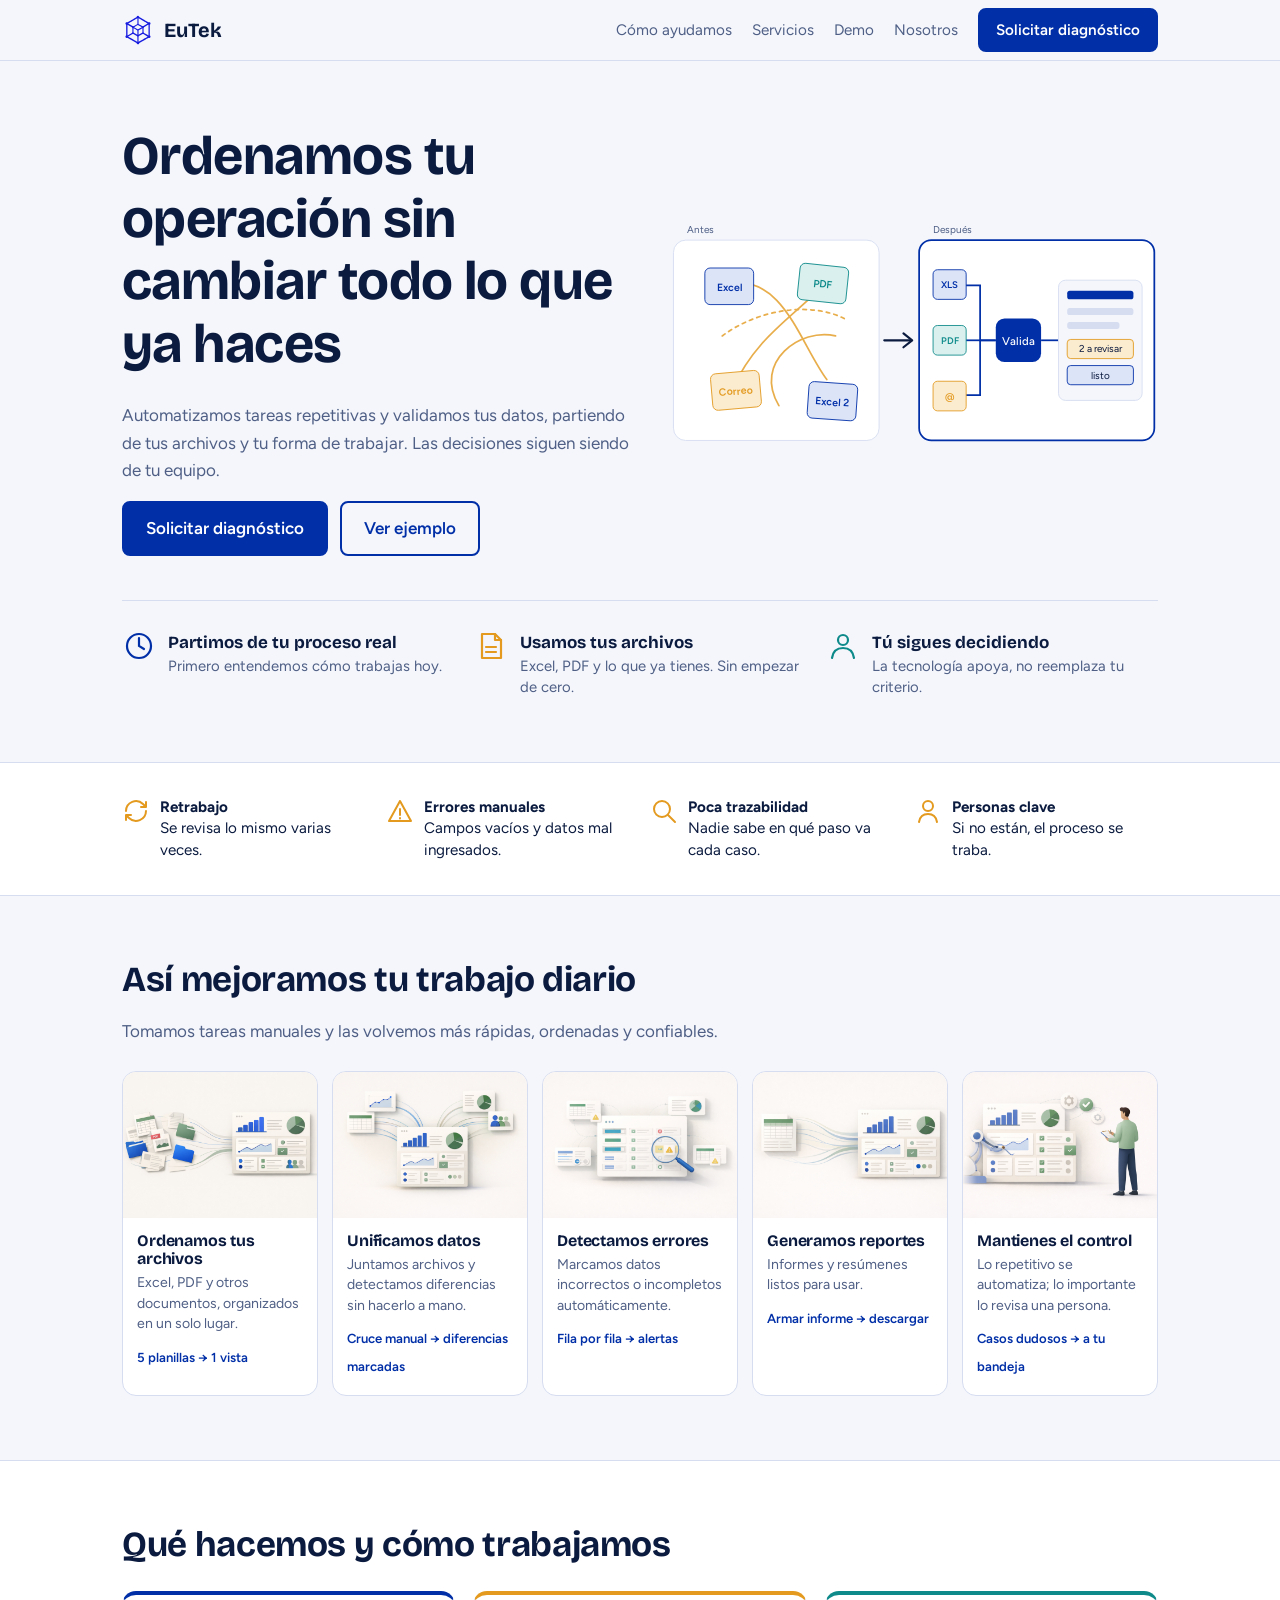
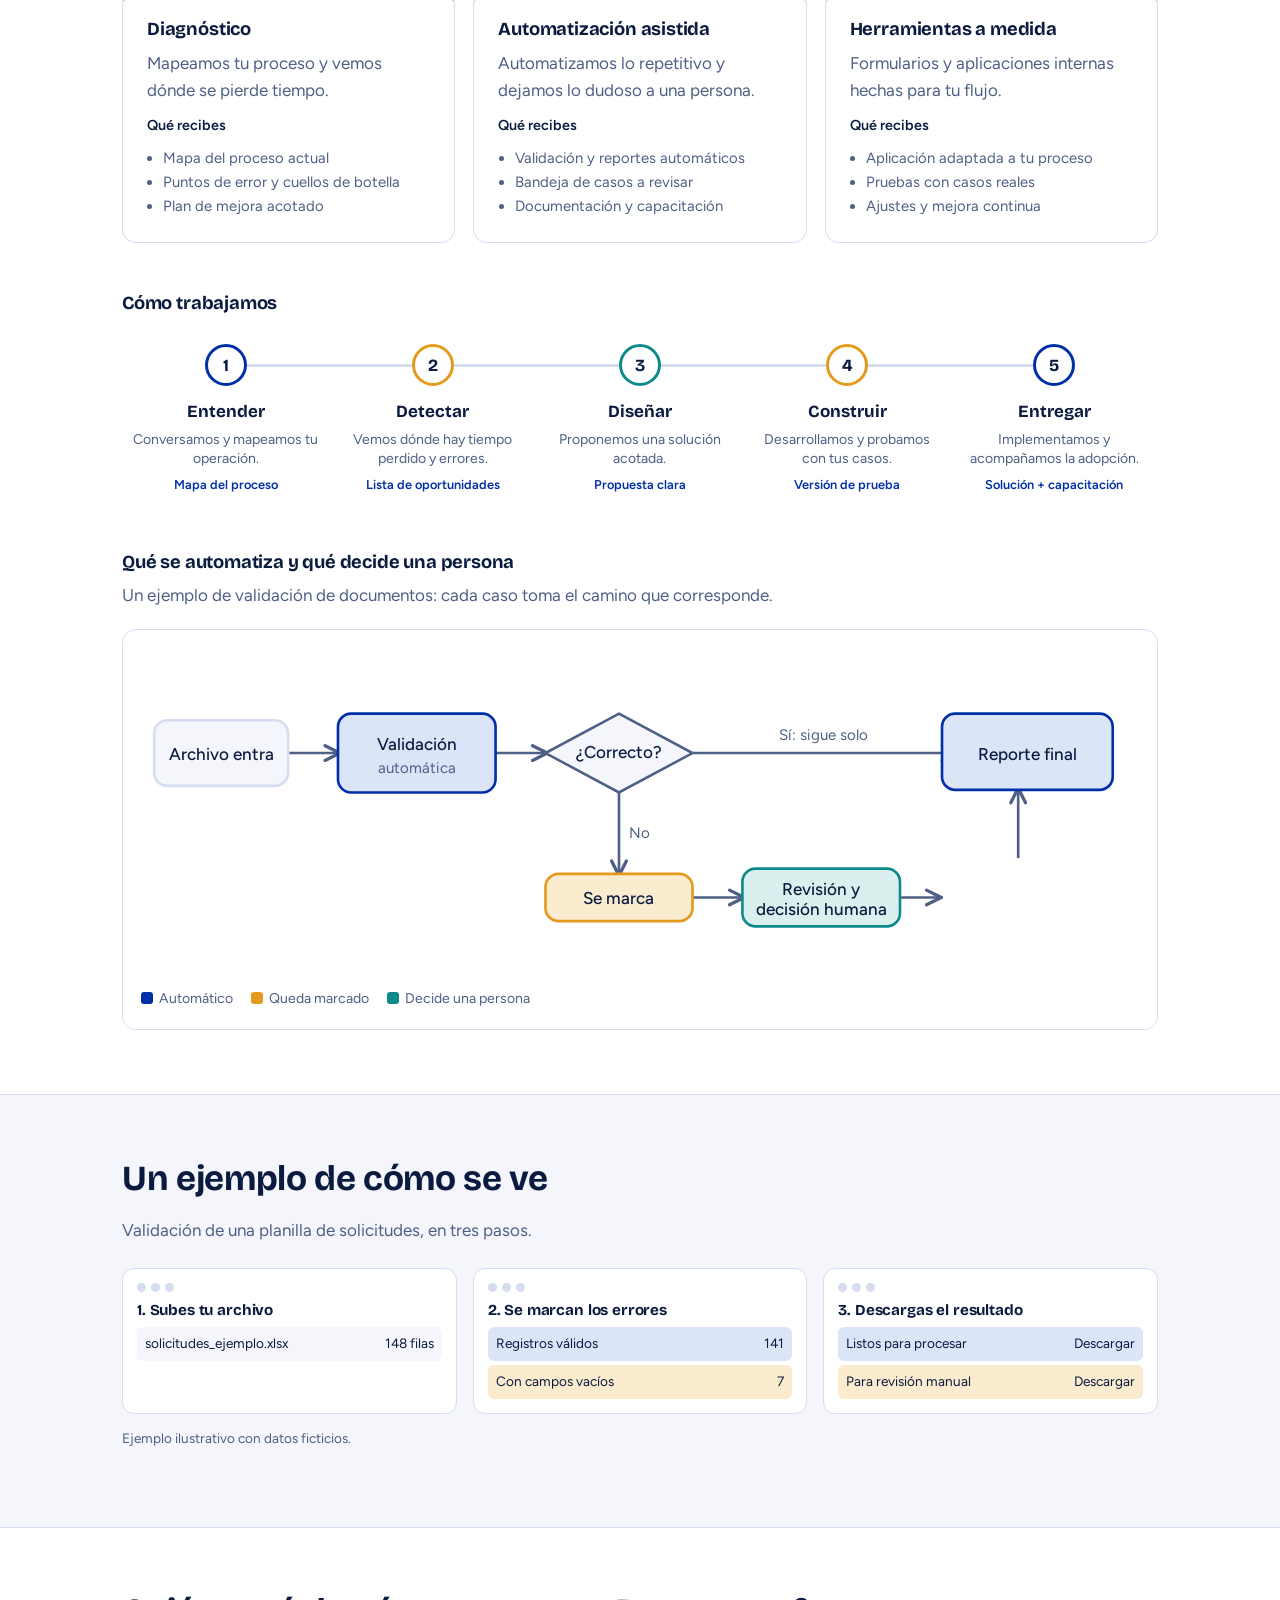
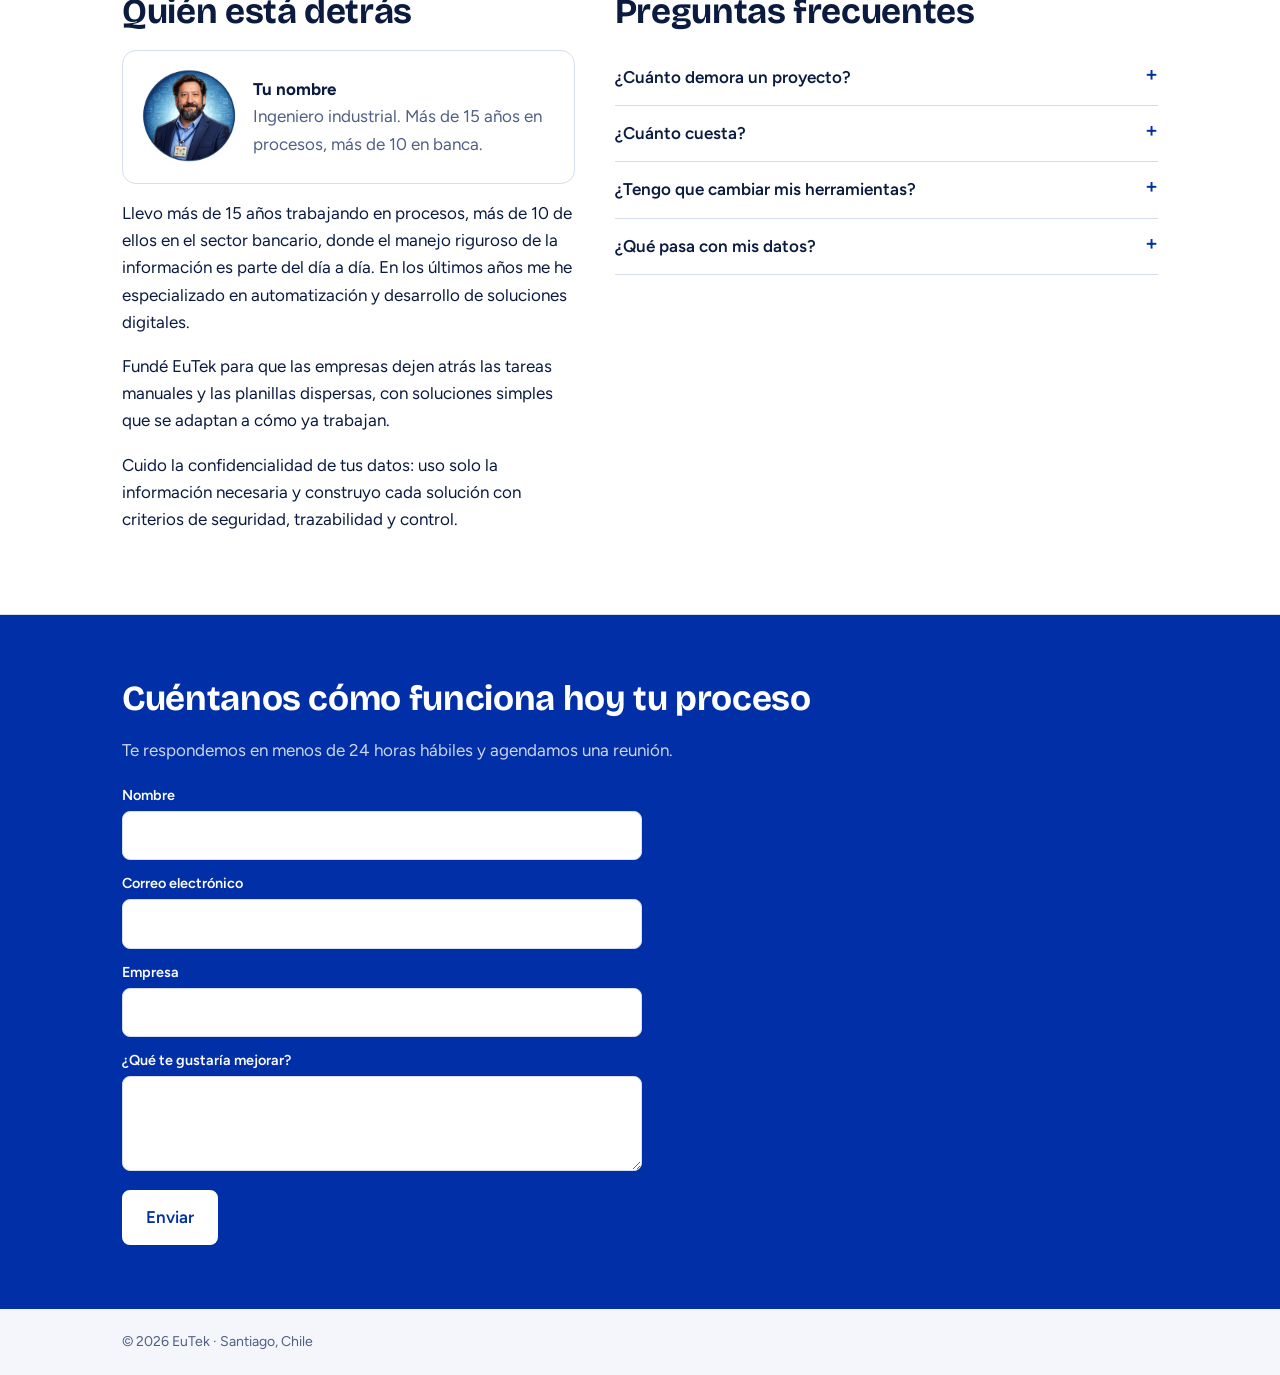
<file: EuTek — Maqueta de rediseño.html>
<!DOCTYPE html>
<html lang="es">
<head>
<meta charset="utf-8">
<meta name="viewport" content="width=device-width, initial-scale=1, viewport-fit=cover">
<title>EuTek - Tecnología</title>
<link href="https://fonts.googleapis.com/css2?family=Bricolage+Grotesque:wght@500;700&family=Figtree:wght@400;500;600&display=swap" rel="stylesheet">

<link rel="icon" href="img/favicon.ico" type="image/svg+xml">
<link rel="icon" href="img/favicon-32.png" sizes="32x32" type="image/png">
<link rel="apple-touch-icon" href="img/apple-touch-icon.png">

<style>
:root{
  box-sizing:border-box;
  padding-top:env(safe-area-inset-top,0px);padding-bottom:env(safe-area-inset-bottom,0px);
  --bg:#F4F6FC;--surface:#FFFFFF;--ink:#0B1B3F;--muted:#4F5F85;--line:#D6DDF0;
  --brand:#002FA7;--on-brand:#FFFFFF;--auto:#002FA7;--review:#E39A1F;--human:#0E8A8A;--auto-soft:#DCE4F8;--review-soft:#FBEBCF;--human-soft:#D9F0EE;
  --head:"Bricolage Grotesque","Trebuchet MS",sans-serif;--body:"Figtree","Segoe UI",Arial,sans-serif;
}
@media (prefers-color-scheme:dark){:root:not([data-theme="light"]){
  --bg:#0A1128;--surface:#121C3D;--ink:#E8EDFA;--muted:#A3AFCF;--line:#26335E;
  --brand:#8FA8FF;--on-brand:#0A1330;--auto:#8FA8FF;--review:#F0B34A;--human:#4FCBC6;--auto-soft:#1B2A5E;--review-soft:#43330F;--human-soft:#123F3E;}}
:root[data-theme="dark"]{
  --bg:#0A1128;--surface:#121C3D;--ink:#E8EDFA;--muted:#A3AFCF;--line:#26335E;
  --brand:#8FA8FF;--on-brand:#0A1330;--auto:#8FA8FF;--review:#F0B34A;--human:#4FCBC6;--auto-soft:#1B2A5E;--review-soft:#43330F;--human-soft:#123F3E;}
html{scroll-padding-top:env(safe-area-inset-top,0px);scroll-behavior:smooth}
*,*::before,*::after{box-sizing:inherit}
body{margin:0;background:var(--bg);color:var(--ink);font:400 17px/1.6 var(--body)}
h1,h2,h3{font-family:var(--head);line-height:1.15;margin:0 0 .5em;letter-spacing:-.01em}
h1{font-size:clamp(2.1rem,5vw,3.4rem);font-weight:700}
h2{font-size:clamp(1.6rem,3.2vw,2.2rem);font-weight:700}
h3{font-size:1.15rem;font-weight:700}
p{margin:0 0 1em;max-width:62ch}
a{color:inherit}
.wrap{max-width:1080px;margin:0 auto;padding:0 22px}
section{padding:64px 0}
.sub{color:var(--muted)}
header.top{position:sticky;top:0;z-index:5;background:var(--bg);border-bottom:1px solid var(--line);padding-top:env(safe-area-inset-top,0px)}
header.top .wrap{display:flex;align-items:center;justify-content:space-between;height:60px}
.logo{display:inline-flex;align-items:center;gap:10px;font-family:var(--head);font-weight:700;font-size:1.25rem;text-decoration:none}
.logo img{height:32px;width:auto;display:block}
nav a{margin-left:20px;text-decoration:none;font-size:.95rem;color:var(--muted)}
nav a:hover{color:var(--ink)}
.btn{display:inline-block;background:var(--brand);color:var(--on-brand);padding:12px 22px;border-radius:8px;text-decoration:none;font-weight:600;border:2px solid var(--brand)}
.btn.alt{background:transparent;color:var(--brand)}
.btn:focus-visible,a:focus-visible,summary:focus-visible,input:focus-visible,textarea:focus-visible{outline:3px solid var(--human);outline-offset:2px}
@media (max-width:700px){nav a:not(.btn){display:none}}
/* hero */
.hero{display:grid;grid-template-columns:1.05fr 1fr;gap:36px;align-items:center}
.hero .ctas{display:flex;gap:12px;flex-wrap:wrap;margin-top:8px}
.pillars{display:grid;grid-template-columns:repeat(3,1fr);gap:20px;margin-top:44px;border-top:1px solid var(--line);padding-top:28px}
.pillars div{display:flex;gap:12px;align-items:flex-start}
.pillars svg{flex:none;width:34px;height:34px}
.pillars b{display:block;font-family:var(--head)}
.pillars span{color:var(--muted);font-size:.93rem;line-height:1.4;display:block}
@media (max-width:860px){.hero{grid-template-columns:1fr}.pillars{grid-template-columns:1fr}}
.diagram{width:100%;height:auto;display:block}
.dtext{font:500 13px var(--body);fill:var(--ink)}
.dsmall{font:400 11.5px var(--body);fill:var(--muted)}
/* problem strip */
.strip{background:var(--surface);border-block:1px solid var(--line);padding:34px 0}
.strip .wrap{display:grid;grid-template-columns:repeat(4,1fr);gap:20px}
.strip div{display:flex;gap:10px;align-items:flex-start;font-size:.95rem;line-height:1.4}
.strip svg{flex:none;width:28px;height:28px}
.strip b{display:block}
@media (max-width:860px){.strip .wrap{grid-template-columns:1fr 1fr}}
@media (max-width:520px){.strip .wrap{grid-template-columns:1fr}}
/* laminas */
.laminas{display:grid;grid-template-columns:repeat(5,1fr);gap:14px;margin-top:26px}
.lam{background:var(--surface);border:1px solid var(--line);border-radius:14px;overflow:hidden;display:flex;flex-direction:column}
.lam .img{aspect-ratio:4/3;background:var(--auto-soft);display:grid;place-items:center;color:var(--auto);font:500 .78rem var(--body);text-align:center;padding:8px}
.lam:nth-child(2) .img{background:var(--human-soft);color:var(--human)}
.lam:nth-child(3) .img{background:var(--review-soft);color:var(--review)}
.lam:nth-child(5) .img{background:var(--human-soft);color:var(--human)}
.lam .t{padding:14px 14px 16px}
.lam h3{font-size:1rem;margin-bottom:.3em}
.lam p{font-size:.88rem;color:var(--muted);margin:0 0 .6em;line-height:1.45}
.lam .ba{font-size:.82rem;font-weight:600;color:var(--auto)}
@media (max-width:980px){.laminas{grid-template-columns:repeat(2,1fr)}.lam:last-child{grid-column:1/-1}}
@media (max-width:520px){.laminas{grid-template-columns:1fr}}

.lam .img{padding:0}
.lam .img img{width:100%;height:100%;object-fit:cover;display:block}


/* services */
.cards{display:grid;grid-template-columns:repeat(3,1fr);gap:18px;margin:26px 0 50px}
.card{background:var(--surface);border:1px solid var(--line);border-radius:14px;padding:24px;border-top:4px solid var(--auto)}
.card:nth-child(2){border-top-color:var(--review)}
.card:nth-child(3){border-top-color:var(--human)}
.card ul{margin:.6em 0 0;padding-left:1.1em;color:var(--muted);font-size:.93rem}
.card .lbl{font-weight:600;font-size:.9rem}
@media (max-width:860px){.cards{grid-template-columns:1fr}}
.tl{list-style:none;margin:30px 0 0;padding:0;display:grid;grid-template-columns:repeat(5,1fr);position:relative}
.tl::before{content:"";position:absolute;left:10%;right:10%;top:20px;height:3px;background:var(--line)}
.tl li{position:relative;text-align:center;padding:0 8px}
.tl .dot{width:42px;height:42px;border-radius:50%;background:var(--surface);border:3px solid var(--auto);display:grid;place-items:center;margin:0 auto 12px;position:relative;font-weight:700;font-family:var(--head)}
.tl li:nth-child(2) .dot{border-color:var(--review)}.tl li:nth-child(3) .dot{border-color:var(--human)}
.tl li:nth-child(4) .dot{border-color:var(--review)}.tl li:nth-child(5) .dot{border-color:var(--auto)}
.tl b{display:block;font-family:var(--head)}
.tl span{font-size:.88rem;color:var(--muted);display:block;line-height:1.4;margin-top:4px}
.tl em{font-style:normal;font-size:.8rem;font-weight:600;color:var(--auto);display:block;margin-top:6px}
@media (max-width:760px){
 .tl{grid-template-columns:1fr;gap:20px}.tl::before{left:21px;right:auto;top:0;bottom:0;width:3px;height:auto}
 .tl li{text-align:left;padding-left:60px}.tl .dot{position:absolute;left:0;top:0;margin:0}}
.flowbox{background:var(--surface);border:1px solid var(--line);border-radius:14px;padding:18px;margin-top:20px;overflow-x:auto}
.flowbox .diagram{min-width:640px}
.legend{display:flex;gap:18px;flex-wrap:wrap;font-size:.88rem;color:var(--muted);margin-top:12px}
.legend i{display:inline-block;width:12px;height:12px;border-radius:3px;margin-right:6px;vertical-align:-1px}
/* demo */
.demo{display:grid;grid-template-columns:repeat(3,1fr);gap:16px;margin-top:24px}
.shot{background:var(--surface);border:1px solid var(--line);border-radius:12px;padding:14px;font-size:.85rem}
.shot .bar{display:flex;gap:5px;margin-bottom:10px}.shot .bar i{width:9px;height:9px;border-radius:50%;background:var(--line)}
.shot h3{font-size:.95rem}
.row{display:flex;justify-content:space-between;padding:6px 8px;border-radius:6px;margin-top:4px;background:var(--bg)}
.row.bad{background:var(--review-soft)}.row.ok{background:var(--auto-soft)}
.note{font-size:.85rem;color:var(--muted);margin-top:14px}
@media (max-width:860px){.demo{grid-template-columns:1fr}}
/* about + faq */
.two{display:grid;grid-template-columns:1fr 1.2fr;gap:40px}
@media (max-width:860px){.two{grid-template-columns:1fr}}
.me{display:flex;gap:16px;align-items:center;background:var(--surface);border:1px solid var(--line);border-radius:14px;padding:18px}
.avatar{width:96px;height:96px;border-radius:50%;object-fit:cover;flex:none}

details{border-bottom:1px solid var(--line);padding:14px 0}
summary{cursor:pointer;font-weight:600;list-style:none;display:flex;justify-content:space-between;gap:12px}
summary::after{content:"+";color:var(--auto);font-size:1.3rem;line-height:1}
details[open] summary::after{content:"–"}
details p{margin:.7em 0 0;color:var(--muted)}
/* contact */
.contact{background:#002FA7;color:#fff}
.contact .sub{color:inherit;opacity:.8}
form{display:grid;gap:12px;max-width:520px;margin-top:20px}
label{font-size:.9rem;font-weight:600}
input,textarea{width:100%;padding:12px;border-radius:8px;border:1px solid var(--line);background:var(--surface);color:var(--ink);font:inherit;margin-top:4px}
.contact .btn{background:#fff;border-color:#fff;color:#002FA7;cursor:pointer;font:inherit;font-weight:600;justify-self:start}
.contact input:focus-visible,.contact textarea:focus-visible,.contact .btn:focus-visible{outline-color:#fff}
footer{padding:22px 0;font-size:.88rem;color:var(--muted)}

</style>
</head>
<body>
<header class="top"><div class="wrap">
  <a class="logo" href="#inicio"><img src="img/logo.svg" alt="" width="32" height="32"><span>EuTek</span></a>
  <nav><a href="#ayuda">Cómo ayudamos</a><a href="#servicios">Servicios</a><a href="#demo">Demo</a><a href="#nosotros">Nosotros</a><a class="btn" href="#contacto" style="margin-left:20px;padding:8px 16px;color:var(--on-brand)">Solicitar diagnóstico</a></nav>
</div></header>

<!-- 1. HERO + PROPUESTA DE VALOR -->
<section id="inicio"><div class="wrap">
  <div class="hero">
    <div>
      <h1>Ordenamos tu operación sin cambiar todo lo que ya haces</h1>
      <p class="sub">Automatizamos tareas repetitivas y validamos tus datos, partiendo de tus archivos y tu forma de trabajar. Las decisiones siguen siendo de tu equipo.</p>
      <div class="ctas"><a class="btn" href="#contacto">Solicitar diagnóstico</a><a class="btn alt" href="#demo">Ver ejemplo</a></div>
    </div>
    <!-- Diagrama 1: antes -> después -->
    <svg class="diagram" viewBox="0 0 560 290" role="img" aria-label="Antes: archivos dispersos con flechas cruzadas. Después: los archivos entran a un flujo ordenado que termina en un panel claro.">
      <rect x="4" y="30" width="236" height="230" rx="14" fill="var(--surface)" stroke="var(--line)"/>
      <text x="20" y="22" class="dsmall">Antes</text>
      <g stroke="var(--review)" stroke-width="2" fill="none" stroke-linecap="round" opacity=".8">
        <path d="M70 80 C130 70 150 150 180 190"/><path d="M180 78 C140 120 100 140 72 200"/><path d="M125 220 C95 170 150 130 190 140"/><path d="M60 140 C100 110 160 100 200 120" stroke-dasharray="4 5"/>
      </g>
      <g font-family="var(--body)" font-size="12" font-weight="600">
        <g transform="translate(40 62)"><rect width="56" height="42" rx="6" fill="var(--auto-soft)" stroke="var(--auto)"/><text x="28" y="26" text-anchor="middle" fill="var(--auto)">Excel</text></g>
        <g transform="translate(150 56) rotate(6)"><rect width="56" height="42" rx="6" fill="var(--human-soft)" stroke="var(--human)"/><text x="28" y="26" text-anchor="middle" fill="var(--human)">PDF</text></g>
        <g transform="translate(46 184) rotate(-5)"><rect width="56" height="42" rx="6" fill="var(--review-soft)" stroke="var(--review)"/><text x="28" y="26" text-anchor="middle" fill="var(--review)">Correo</text></g>
        <g transform="translate(160 192) rotate(4)"><rect width="56" height="42" rx="6" fill="var(--auto-soft)" stroke="var(--auto)"/><text x="28" y="26" text-anchor="middle" fill="var(--auto)">Excel 2</text></g>
      </g>
      <path d="M246 145h30" stroke="var(--ink)" stroke-width="2.5" stroke-linecap="round"/><path d="M268 137l10 8-10 8" fill="none" stroke="var(--ink)" stroke-width="2.5" stroke-linecap="round" stroke-linejoin="round"/>
      <rect x="286" y="30" width="270" height="230" rx="14" fill="var(--surface)" stroke="var(--auto)" stroke-width="2"/>
      <text x="302" y="22" class="dsmall">Después</text>
      <g stroke="var(--auto)" stroke-width="2" fill="none"><path d="M338 82h18v63h18"/><path d="M338 145h36"/><path d="M338 208h18v-63"/></g>
      <g font-family="var(--body)" font-size="11" font-weight="600">
        <rect x="302" y="64" width="38" height="34" rx="5" fill="var(--auto-soft)" stroke="var(--auto)"/><text x="321" y="85" text-anchor="middle" fill="var(--auto)">XLS</text>
        <rect x="302" y="128" width="38" height="34" rx="5" fill="var(--human-soft)" stroke="var(--human)"/><text x="321" y="149" text-anchor="middle" fill="var(--human)">PDF</text>
        <rect x="302" y="192" width="38" height="34" rx="5" fill="var(--review-soft)" stroke="var(--review)"/><text x="321" y="213" text-anchor="middle" fill="var(--review)">@</text>
      </g>
      <rect x="374" y="120" width="52" height="50" rx="10" fill="var(--auto)"/><text x="400" y="150" text-anchor="middle" class="dtext" style="fill:var(--on-brand)">Valida</text>
      <path d="M426 145h20" stroke="var(--auto)" stroke-width="2"/>
      <rect x="446" y="76" width="96" height="138" rx="8" fill="var(--bg)" stroke="var(--line)"/>
      <rect x="456" y="88" width="76" height="10" rx="3" fill="var(--auto)"/>
      <rect x="456" y="108" width="76" height="8" rx="3" fill="var(--line)"/><rect x="456" y="124" width="60" height="8" rx="3" fill="var(--line)"/>
      <rect x="456" y="144" width="76" height="22" rx="4" fill="var(--review-soft)" stroke="var(--review)"/><text x="494" y="159" text-anchor="middle" class="dsmall" style="fill:var(--ink)">2 a revisar</text>
      <rect x="456" y="174" width="76" height="22" rx="4" fill="var(--auto-soft)" stroke="var(--auto)"/><text x="494" y="189" text-anchor="middle" class="dsmall" style="fill:var(--ink)">listo</text>
    </svg>
  </div>
  <div class="pillars">
    <div><svg viewBox="0 0 34 34" fill="none" stroke="var(--auto)" stroke-width="2.2" stroke-linecap="round"><circle cx="17" cy="17" r="12"/><path d="M17 9v8l5 3"/></svg><p style="margin:0"><b>Partimos de tu proceso real</b><span>Primero entendemos cómo trabajas hoy.</span></p></div>
    <div><svg viewBox="0 0 34 34" fill="none" stroke="var(--review)" stroke-width="2.2" stroke-linecap="round" stroke-linejoin="round"><path d="M8 5h13l6 6v18H8z"/><path d="M21 5v6h6M12 18h10M12 23h10"/></svg><p style="margin:0"><b>Usamos tus archivos</b><span>Excel, PDF y lo que ya tienes. Sin empezar de cero.</span></p></div>
    <div><svg viewBox="0 0 34 34" fill="none" stroke="var(--human)" stroke-width="2.2" stroke-linecap="round" stroke-linejoin="round"><circle cx="17" cy="11" r="5"/><path d="M6 29c1-7 5-10 11-10s10 3 11 10"/></svg><p style="margin:0"><b>Tú sigues decidiendo</b><span>La tecnología apoya, no reemplaza tu criterio.</span></p></div>
  </div>
</div></section>

<!-- 2. EL PROBLEMA (franja) -->
<div class="strip"><div class="wrap">
  <div><svg viewBox="0 0 28 28" fill="none" stroke="var(--review)" stroke-width="2" stroke-linecap="round" stroke-linejoin="round"><path d="M4 14a10 10 0 0 1 17-7l3 3M24 14a10 10 0 0 1-17 7l-3-3M24 5v5h-5M4 23v-5h5"/></svg><p style="margin:0"><b>Retrabajo</b>Se revisa lo mismo varias veces.</p></div>
  <div><svg viewBox="0 0 28 28" fill="none" stroke="var(--review)" stroke-width="2" stroke-linecap="round" stroke-linejoin="round"><path d="M14 4 3 24h22z"/><path d="M14 12v6M14 21v.5"/></svg><p style="margin:0"><b>Errores manuales</b>Campos vacíos y datos mal ingresados.</p></div>
  <div><svg viewBox="0 0 28 28" fill="none" stroke="var(--review)" stroke-width="2" stroke-linecap="round" stroke-linejoin="round"><circle cx="12" cy="12" r="8"/><path d="m18 18 7 7"/></svg><p style="margin:0"><b>Poca trazabilidad</b>Nadie sabe en qué paso va cada caso.</p></div>
  <div><svg viewBox="0 0 28 28" fill="none" stroke="var(--review)" stroke-width="2" stroke-linecap="round" stroke-linejoin="round"><circle cx="14" cy="9" r="5"/><path d="M5 25c1-6 4-8 9-8s8 2 9 8"/></svg><p style="margin:0"><b>Personas clave</b>Si no están, el proceso se traba.</p></div>
</div></div>

<!-- 3. CÓMO AYUDAMOS (láminas) -->
<section id="ayuda"><div class="wrap">
  <h2>Así mejoramos tu trabajo diario</h2>
  <p class="sub">Tomamos tareas manuales y las volvemos más rápidas, ordenadas y confiables.</p>
  <div class="laminas">
    <article class="lam"><div class="img"><img src="img/lamina1.png" alt="Archivos dispersos reunidos en una sola vista" width="800" height="600" loading="lazy"></div><div class="t"><h3>Ordenamos tus archivos</h3><p>Excel, PDF y otros documentos, organizados en un solo lugar.</p><span class="ba">5 planillas → 1 vista</span></div></article>
    <article class="lam"><div class="img"><img src="img/lamina2.png" alt="Archivos unificados en un solo panel" width="800" height="600" loading="lazy"></div><div class="t"><h3>Unificamos datos</h3><p>Juntamos archivos y detectamos diferencias sin hacerlo a mano.</p><span class="ba">Cruce manual → diferencias marcadas</span></div></article>
    <article class="lam"><div class="img"><img src="img/lamina3.png" alt="deteccion automatizada de inconsistencias" width="800" height="600" loading="lazy"></div><div class="t"><h3>Detectamos errores</h3><p>Marcamos datos incorrectos o incompletos automáticamente.</p><span class="ba">Fila por fila → alertas</span></div></article>
    <article class="lam"><div class="img"><img src="img/lamina4.png" alt="automatizacion de reportes" width="800" height="600" loading="lazy"></div><div class="t"><h3>Generamos reportes</h3><p>Informes y resúmenes listos para usar.</p><span class="ba">Armar informe → descargar</span></div></article>
    <article class="lam"><div class="img"><img src="img/lamina5.png" alt="tu tienes el control en todo momento" width="800" height="600" loading="lazy"></div><div class="t"><h3>Mantienes el control</h3><p>Lo repetitivo se automatiza; lo importante lo revisa una persona.</p><span class="ba">Casos dudosos → a tu bandeja</span></div></article>
  </div>
</div></section>

<!-- 4. SERVICIOS + MÉTODO + FLUJO -->
<section id="servicios" style="background:var(--surface);border-block:1px solid var(--line)"><div class="wrap">
  <h2>Qué hacemos y cómo trabajamos</h2>
  <div class="cards">
    <article class="card"><h3>Diagnóstico</h3><p class="sub" style="margin-bottom:.4em">Mapeamos tu proceso y vemos dónde se pierde tiempo.</p><span class="lbl">Qué recibes</span><ul><li>Mapa del proceso actual</li><li>Puntos de error y cuellos de botella</li><li>Plan de mejora acotado</li></ul></article>
    <article class="card"><h3>Automatización asistida</h3><p class="sub" style="margin-bottom:.4em">Automatizamos lo repetitivo y dejamos lo dudoso a una persona.</p><span class="lbl">Qué recibes</span><ul><li>Validación y reportes automáticos</li><li>Bandeja de casos a revisar</li><li>Documentación y capacitación</li></ul></article>
    <article class="card"><h3>Herramientas a medida</h3><p class="sub" style="margin-bottom:.4em">Formularios y aplicaciones internas hechas para tu flujo.</p><span class="lbl">Qué recibes</span><ul><li>Aplicación adaptada a tu proceso</li><li>Pruebas con casos reales</li><li>Ajustes y mejora continua</li></ul></article>
  </div>

  <h3>Cómo trabajamos</h3>
  <ol class="tl">
    <li><div class="dot">1</div><b>Entender</b><span>Conversamos y mapeamos tu operación.</span><em>Mapa del proceso</em></li>
    <li><div class="dot">2</div><b>Detectar</b><span>Vemos dónde hay tiempo perdido y errores.</span><em>Lista de oportunidades</em></li>
    <li><div class="dot">3</div><b>Diseñar</b><span>Proponemos una solución acotada.</span><em>Propuesta clara</em></li>
    <li><div class="dot">4</div><b>Construir</b><span>Desarrollamos y probamos con tus casos.</span><em>Versión de prueba</em></li>
    <li><div class="dot">5</div><b>Entregar</b><span>Implementamos y acompañamos la adopción.</span><em>Solución + capacitación</em></li>
  </ol>

  <h3 style="margin-top:56px">Qué se automatiza y qué decide una persona</h3>
  <p class="sub">Un ejemplo de validación de documentos: cada caso toma el camino que corresponde.</p>
  <div class="flowbox">
    <!-- Diagrama 2: flujo de automatización asistida -->
    <svg class="diagram" viewBox="0 0 760 250" role="img" aria-label="Flujo: el archivo entra, se valida automáticamente; si está correcto pasa directo al reporte final, si no va a revisión humana y luego a decisión.">
      <defs><marker id="ar" viewBox="0 0 10 10" refX="8" refY="5" markerWidth="7" markerHeight="7" orient="auto"><path d="M1 1l8 4-8 4" fill="none" stroke="var(--muted)" stroke-width="1.8" stroke-linecap="round"/></marker></defs>
      <g stroke="var(--muted)" stroke-width="2" fill="none" marker-end="url(#ar)">
        <path d="M112 80h38"/><path d="M270 80h38"/><path d="M420 80h200"/>
        <path d="M364 106v66"/><path d="M420 190h38"/><path d="M578 190h30" /><path d="M668 160V108"/>
      </g>
      <rect x="10" y="55" width="102" height="50" rx="10" fill="var(--bg)" stroke="var(--line)" stroke-width="2"/><text x="61" y="85" text-anchor="middle" class="dtext">Archivo entra</text>
      <rect x="150" y="50" width="120" height="60" rx="10" fill="var(--auto-soft)" stroke="var(--auto)" stroke-width="2"/><text x="210" y="78" text-anchor="middle" class="dtext">Validación</text><text x="210" y="95" text-anchor="middle" class="dsmall">automática</text>
      <path d="M364 50l56 30-56 30-56-30z" fill="var(--bg)" stroke="var(--muted)" stroke-width="2"/><text x="364" y="84" text-anchor="middle" class="dtext">¿Correcto?</text>
      <text x="520" y="70" text-anchor="middle" class="dsmall">Sí: sigue solo</text>
      <text x="372" y="145" class="dsmall">No</text>
      <rect x="308" y="172" width="112" height="36" rx="10" fill="var(--review-soft)" stroke="var(--review)" stroke-width="2"/><text x="364" y="195" text-anchor="middle" class="dtext">Se marca</text>
      <rect x="458" y="168" width="120" height="44" rx="10" fill="var(--human-soft)" stroke="var(--human)" stroke-width="2"/><text x="518" y="188" text-anchor="middle" class="dtext">Revisión y</text><text x="518" y="203" text-anchor="middle" class="dtext">decisión humana</text>
      <rect x="610" y="50" width="130" height="58" rx="10" fill="var(--auto-soft)" stroke="var(--auto)" stroke-width="2"/><text x="675" y="85" text-anchor="middle" class="dtext">Reporte final</text>
      <rect x="610" y="168" width="130" height="44" rx="10" fill="none"/>
    </svg>
    <div class="legend"><span><i style="background:var(--auto)"></i>Automático</span><span><i style="background:var(--review)"></i>Queda marcado</span><span><i style="background:var(--human)"></i>Decide una persona</span></div>
  </div>
</div></section>

<!-- 5. DEMO ILUSTRATIVA -->
<section id="demo"><div class="wrap">
  <h2>Un ejemplo de cómo se ve</h2>
  <p class="sub">Validación de una planilla de solicitudes, en tres pasos.</p>
  <div class="demo">
    <div class="shot"><div class="bar"><i></i><i></i><i></i></div><h3>1. Subes tu archivo</h3><div class="row"><span>solicitudes_ejemplo.xlsx</span><span>148 filas</span></div></div>
    <div class="shot"><div class="bar"><i></i><i></i><i></i></div><h3>2. Se marcan los errores</h3><div class="row ok"><span>Registros válidos</span><span>141</span></div><div class="row bad"><span>Con campos vacíos</span><span>7</span></div></div>
    <div class="shot"><div class="bar"><i></i><i></i><i></i></div><h3>3. Descargas el resultado</h3><div class="row ok"><span>Listos para procesar</span><span>Descargar</span></div><div class="row bad"><span>Para revisión manual</span><span>Descargar</span></div></div>
  </div>
  <p class="note">Ejemplo ilustrativo con datos ficticios.</p>
</div></section>

<!-- 6. NOSOTROS + FAQ -->
<section id="nosotros" style="background:var(--surface);border-block:1px solid var(--line)"><div class="wrap two">
  <div>
    <h2>Quién está detrás</h2>
    <div class="me"><img class="avatar" src="img/avatar.png" alt="Joaquín Cifuentes, fundador de EuTek" width="96" height="96"><div><b>Tu nombre</b><br><span class="sub">Ingeniero industrial. Más de 15 años en procesos, más de 10 en banca.</span></div></div>
    <p style="margin-top:16px">Llevo más de 15 años trabajando en procesos, más de 10 de ellos en el sector bancario, donde el manejo riguroso de la información es parte del día a día. En los últimos años me he especializado en automatización y desarrollo de soluciones digitales.</p>
    <p>Fundé EuTek para que las empresas dejen atrás las tareas manuales y las planillas dispersas, con soluciones simples que se adaptan a cómo ya trabajan.</p>
    <p>Cuido la confidencialidad de tus datos: uso solo la información necesaria y construyo cada solución con criterios de seguridad, trazabilidad y control.</p>
  </div>
  <div>
    <h2>Preguntas frecuentes</h2>
    <details><summary>¿Cuánto demora un proyecto?</summary><p>Depende del proceso. Después del diagnóstico recibes un plazo estimado por etapa.</p></details>
    <details><summary>¿Cuánto cuesta?</summary><p>Después de una conversación de 20 minutos, sin costo, te enviamos una propuesta con precio fijo para el diagnóstico y su plazo. Si luego decides avanzar con el proyecto, el monto del diagnóstico se descuenta íntegro. Así no pagas dos veces por entender tu proceso.</p></details>
    <details><summary>¿Tengo que cambiar mis herramientas?</summary><p>No. Trabajamos sobre tus archivos y herramientas actuales.</p></details>
    <details><summary>¿Qué pasa con mis datos?</summary><p>Se usan solo para el proyecto, con confidencialidad. Enlace a política de privacidad (pendiente).</p></details>
  </div>
</div></section>

<!-- 7. CONTACTO -->
<section id="contacto" class="contact"><div class="wrap">
  <h2>Cuéntanos cómo funciona hoy tu proceso</h2>
  <p class="sub">Te respondemos en menos de 24 horas hábiles y agendamos una reunión.</p>
  <form onsubmit="return false">
    <label>Nombre<input type="text" autocomplete="name"></label>
    <label>Correo electrónico<input type="email" autocomplete="email"></label>
    <label>Empresa<input type="text" autocomplete="organization"></label>
    <label>¿Qué te gustaría mejorar?<textarea rows="3"></textarea></label>
    <button class="btn" type="submit">Enviar</button>
  </form>
</div></section>
<footer><div class="wrap">© 2026 EuTek · Santiago, Chile</div></footer>
</body>
</html>
</file>
<file: styles.css>
/* ==========================================================================
   EuTek · Hoja de estilos principal
   ========================================================================== */

/* --- Tokens y tema ------------------------------------------------------- */
:root{
  box-sizing:border-box;
  padding-top:env(safe-area-inset-top,0px);
  padding-bottom:env(safe-area-inset-bottom,0px);
  --bg:#F4F6FC; --surface:#FFFFFF; --ink:#0B1B3F; --muted:#4F5F85; --line:#D6DDF0;
  --brand:#002FA7; --on-brand:#FFFFFF;
  --auto:#002FA7; --review:#E39A1F; --human:#0E8A8A;
  --auto-soft:#DCE4F8; --review-soft:#FBEBCF; --human-soft:#D9F0EE;
  --head:"Bricolage Grotesque","Trebuchet MS",sans-serif;
  --body:"Figtree","Segoe UI",Arial,sans-serif;
}
@media (prefers-color-scheme:dark){
  :root:not([data-theme="light"]){
    --bg:#0A1128; --surface:#121C3D; --ink:#E8EDFA; --muted:#A3AFCF; --line:#26335E;
    --brand:#8FA8FF; --on-brand:#0A1330;
    --auto:#8FA8FF; --review:#F0B34A; --human:#4FCBC6;
    --auto-soft:#1B2A5E; --review-soft:#43330F; --human-soft:#123F3E;
  }
}
:root[data-theme="dark"]{
  --bg:#0A1128; --surface:#121C3D; --ink:#E8EDFA; --muted:#A3AFCF; --line:#26335E;
  --brand:#8FA8FF; --on-brand:#0A1330;
  --auto:#8FA8FF; --review:#F0B34A; --human:#4FCBC6;
  --auto-soft:#1B2A5E; --review-soft:#43330F; --human-soft:#123F3E;
}

/* --- Base ---------------------------------------------------------------- */
html{scroll-padding-top:env(safe-area-inset-top,0px);scroll-behavior:smooth}
*,*::before,*::after{box-sizing:inherit}
body{margin:0;background:var(--bg);color:var(--ink);font:400 17px/1.6 var(--body)}
h1,h2,h3{font-family:var(--head);line-height:1.15;margin:0 0 .5em;letter-spacing:-.01em}
h1{font-size:clamp(2.1rem,5vw,3.4rem);font-weight:700}
h2{font-size:clamp(1.6rem,3.2vw,2.2rem);font-weight:700}
h3{font-size:1.15rem;font-weight:700}
p{margin:0 0 1em;max-width:62ch}
a{color:inherit}
img{max-width:100%;height:auto}
.wrap{max-width:1080px;margin:0 auto;padding:0 22px}
section{padding:64px 0}
.sub{color:var(--muted)}

/* --- Header -------------------------------------------------------------- */
header.top{
  position:sticky;top:0;z-index:5;
  background:var(--bg);border-bottom:1px solid var(--line);
  padding-top:env(safe-area-inset-top,0px);
}
header.top .wrap{
  display:flex;align-items:center;justify-content:space-between;height:60px;
}
.logo{
  display:inline-flex;align-items:center;gap:10px;
  font-family:var(--head);font-weight:700;font-size:1.25rem;text-decoration:none;
}
.logo img{height:32px;width:auto;display:block}
nav a{margin-left:20px;text-decoration:none;font-size:.95rem;color:var(--muted)}
nav a:hover{color:var(--ink)}
@media (max-width:820px){nav a:not(.btn){display:none}}

/* --- Botones ------------------------------------------------------------- */
.btn{
  display:inline-block;background:var(--brand);color:var(--on-brand);
  padding:12px 22px;border-radius:8px;text-decoration:none;font-weight:600;
  border:2px solid var(--brand);cursor:pointer;font:inherit;
}
.btn.alt{background:transparent;color:var(--brand)}
.btn:focus-visible,
a:focus-visible,
summary:focus-visible,
input:focus-visible,
textarea:focus-visible{outline:3px solid var(--human);outline-offset:2px}

/* --- Hero ---------------------------------------------------------------- */
.hero{display:grid;grid-template-columns:1.05fr 1fr;gap:36px;align-items:center}
.hero .ctas{display:flex;gap:12px;flex-wrap:wrap;margin-top:8px}
@media (max-width:860px){.hero{grid-template-columns:1fr}}
.diagram{width:100%;height:auto;display:block}
.dtext{font:500 13px var(--body);fill:var(--ink)}
.dsmall{font:400 11.5px var(--body);fill:var(--muted)}

/* --- Pilares (3 principios) --------------------------------------------- */
.pillars{
  display:grid;grid-template-columns:repeat(3,1fr);gap:20px;
  margin-top:44px;border-top:1px solid var(--line);padding-top:28px;
}
.pillars div{display:flex;gap:12px;align-items:flex-start}
.pillars svg{flex:none;width:34px;height:34px}
.pillars b{display:block;font-family:var(--head)}
.pillars span{color:var(--muted);font-size:.93rem;line-height:1.4;display:block}
@media (max-width:860px){.pillars{grid-template-columns:1fr}}


/* --- Bloque de problemas (encabezado + franja) -------------------------- */
.problemas{background:var(--surface);border-block:1px solid var(--line)}
.problemas .strip{background:transparent;border:0;padding:0;margin-top:28px}


/* --- Franja de problemas ------------------------------------------------- */
.strip{background:var(--surface);border-block:1px solid var(--line);padding:34px 0}
.strip .wrap{display:grid;grid-template-columns:repeat(4,1fr);gap:20px}
.strip div{display:flex;gap:10px;align-items:flex-start;font-size:.95rem;line-height:1.4}
.strip svg{flex:none;width:28px;height:28px}
.strip b{display:block}
@media (max-width:860px){.strip .wrap{grid-template-columns:1fr 1fr}}
@media (max-width:520px){.strip .wrap{grid-template-columns:1fr}}

/* --- Láminas (áreas de ayuda) ------------------------------------------- */
/* 5 tarjetas: 4 áreas + 1 "Simplificar primero".
   En desktop se muestran en 5 columnas; si prefieres 4, cambia el repeat. */
.laminas{
  display:grid;grid-template-columns:repeat(5,1fr);gap:14px;margin-top:26px;
}
.lam{
  background:var(--surface);border:1px solid var(--line);border-radius:14px;
  overflow:hidden;display:flex;flex-direction:column;
}
.lam .img{
  aspect-ratio:4/3;background:var(--auto-soft);
  display:grid;place-items:center;color:var(--auto);
  font:500 .78rem var(--body);text-align:center;padding:0;
}
.lam .img img{width:100%;height:100%;object-fit:cover;display:block}
.lam:nth-child(2) .img{background:var(--human-soft);color:var(--human)}
.lam:nth-child(3) .img{background:var(--review-soft);color:var(--review)}
.lam:nth-child(5) .img{background:var(--human-soft);color:var(--human)}
.lam .t{padding:14px 14px 16px}
.lam h3{font-size:1rem;margin-bottom:.3em}
.lam p{font-size:.88rem;color:var(--muted);margin:0 0 .6em;line-height:1.45}
.lam .ba{font-size:.82rem;font-weight:600;color:var(--auto)}
@media (max-width:980px){.laminas{grid-template-columns:repeat(2,1fr)}.lam:last-child{grid-column:1/-1}}
@media (max-width:520px){.laminas{grid-template-columns:1fr}}

/* --- Cards de servicios y capacidades ----------------------------------- */
.cards{display:grid;grid-template-columns:repeat(3,1fr);gap:18px;margin:26px 0 50px}
.card{
  background:var(--surface);border:1px solid var(--line);border-radius:14px;
  padding:24px;border-top:4px solid var(--auto);
}
.card:nth-child(2){border-top-color:var(--review)}
.card:nth-child(3){border-top-color:var(--human)}
.card ul{margin:.6em 0 0;padding-left:1.1em;color:var(--muted);font-size:.93rem}
.card .lbl{font-weight:600;font-size:.9rem;letter-spacing:.01em}
@media (max-width:860px){.cards{grid-template-columns:1fr}}
#capacidades .cards{margin-bottom:0}

/* --- Timeline (Método EuTek) -------------------------------------------- */
.tl{
  list-style:none;margin:30px 0 0;padding:0;
  display:grid;grid-template-columns:repeat(5,1fr);position:relative;
}
.tl::before{content:"";position:absolute;left:10%;right:10%;top:20px;height:3px;background:var(--line)}
.tl li{position:relative;text-align:center;padding:0 8px}
.tl .dot{
  width:42px;height:42px;border-radius:50%;
  background:var(--surface);border:3px solid var(--auto);
  display:grid;place-items:center;margin:0 auto 12px;
  position:relative;font-weight:700;font-family:var(--head);
}
.tl li:nth-child(2) .dot{border-color:var(--review)}
.tl li:nth-child(3) .dot{border-color:var(--human)}
.tl li:nth-child(4) .dot{border-color:var(--review)}
.tl li:nth-child(5) .dot{border-color:var(--auto)}
.tl b{display:block;font-family:var(--head)}
.tl span{font-size:.88rem;color:var(--muted);display:block;line-height:1.4;margin-top:4px}
.tl em{font-style:normal;font-size:.8rem;font-weight:600;color:var(--auto);display:block;margin-top:6px}
@media (max-width:760px){
  .tl{grid-template-columns:1fr;gap:20px}
  .tl::before{left:21px;right:auto;top:0;bottom:0;width:3px;height:auto}
  .tl li{text-align:left;padding-left:60px}
  .tl .dot{position:absolute;left:0;top:0;margin:0}
}

/* --- Cajas de flujo / destacadas ---------------------------------------- */
.flowbox{
  background:var(--surface);border:1px solid var(--line);border-radius:14px;
  padding:18px;margin-top:20px;overflow-x:auto;
}
.flowbox img{display:block;width:100%;height:auto;min-width:640px}
.legend{display:flex;gap:18px;flex-wrap:wrap;font-size:.88rem;color:var(--muted);margin-top:12px}
.legend i{display:inline-block;width:12px;height:12px;border-radius:3px;margin-right:6px;vertical-align:-1px}

/* --- Demo (no usada en esta versión, se conserva por si se retoma) ------ */
.demo{display:grid;grid-template-columns:repeat(3,1fr);gap:16px;margin-top:24px}
.shot{background:var(--surface);border:1px solid var(--line);border-radius:12px;padding:14px;font-size:.85rem}
.shot .bar{display:flex;gap:5px;margin-bottom:10px}
.shot .bar i{width:9px;height:9px;border-radius:50%;background:var(--line)}
.shot h3{font-size:.95rem}
.row{display:flex;justify-content:space-between;padding:6px 8px;border-radius:6px;margin-top:4px;background:var(--bg)}
.row.bad{background:var(--review-soft)}
.row.ok{background:var(--auto-soft)}
.note{font-size:.85rem;color:var(--muted);margin-top:14px}
@media (max-width:860px){.demo{grid-template-columns:1fr}}

/* --- Nosotros / two-column ---------------------------------------------- */
.two{display:grid;grid-template-columns:1fr 1.2fr;gap:40px}
@media (max-width:860px){.two{grid-template-columns:1fr}}
.me{
  display:flex;gap:16px;align-items:center;
  background:var(--surface);border:1px solid var(--line);border-radius:14px;padding:18px;
}
.avatar{width:96px;height:96px;border-radius:50%;object-fit:cover;flex:none}

/* --- FAQ ---------------------------------------------------------------- */
details{border-bottom:1px solid var(--line);padding:14px 0}
summary{cursor:pointer;font-weight:600;list-style:none;display:flex;justify-content:space-between;gap:12px}
summary::-webkit-details-marker{display:none}
summary::after{content:"+";color:var(--auto);font-size:1.3rem;line-height:1}
details[open] summary::after{content:"–"}
details p{margin:.7em 0 0;color:var(--muted)}

/* --- Contacto ----------------------------------------------------------- */
.contact{background:var(--brand);color:#fff}
.contact .sub{color:inherit;opacity:.85}
.contact h2{color:#fff}
form{display:grid;gap:12px;max-width:520px;margin-top:20px}
label{font-size:.9rem;font-weight:600}
input,textarea{
  width:100%;padding:12px;border-radius:8px;
  border:1px solid var(--line);background:var(--surface);color:var(--ink);
  font:inherit;margin-top:4px;
}
.contact .btn{background:#fff;border-color:#fff;color:var(--brand);justify-self:start}
.contact input:focus-visible,
.contact textarea:focus-visible,
.contact .btn:focus-visible{outline-color:#fff}

/* --- Footer ------------------------------------------------------------- */
footer{padding:22px 0;font-size:.88rem;color:var(--muted)}
/* --- Casos EuTek | Componentes compartidos ------------------------------- */
.eyebrow{font-size:.77rem;text-transform:uppercase;letter-spacing:.12em;font-weight:700;color:var(--auto);margin-bottom:12px}
.casos-section{background:var(--surface);border-block:1px solid var(--line)}
.case-feature{display:grid;grid-template-columns:1.06fr 1fr;gap:28px;align-items:center;margin-top:28px;background:var(--bg);border:1px solid var(--line);border-radius:18px;overflow:hidden}
.case-feature__copy{padding:30px}
.case-feature__copy h3{font-size:clamp(1.35rem,2.6vw,1.85rem)}
.case-feature__copy p:not(.eyebrow){color:var(--muted)}
.case-feature__image{display:block;height:100%;min-height:320px;background:var(--auto-soft);overflow:hidden}
.case-feature__image img{width:100%;height:100%;object-fit:cover;object-position:75% center;display:block;transition:transform .25s ease}
.case-feature__image:hover img{transform:scale(1.025)}
.case-metric-inline{display:flex;gap:20px;align-items:center;margin:20px 0 24px}
.case-metric-inline span:not(.case-metric-arrow){display:flex;flex-direction:column;gap:0}
.case-metric-inline b{font:700 clamp(1.5rem,3vw,2rem)/1.15 var(--head);color:var(--ink)}
.case-metric-inline small{font-size:.8rem;color:var(--muted)}
.case-metric-arrow{font-size:1.35rem;color:var(--auto)}
.case-top{padding-top:44px;padding-bottom:48px}
.case-back{display:inline-flex;align-items:center;gap:8px;font-size:.9rem;color:var(--auto);text-decoration:none;font-weight:600;margin-bottom:28px}
.case-lead{font-size:1.14rem;color:var(--muted);max-width:66ch}
.case-kpis{display:grid;grid-template-columns:1fr 1fr;gap:18px;margin:28px 0}
.case-kpi{border:1px solid var(--line);border-radius:14px;background:var(--surface);padding:22px}
.case-kpi strong{display:block;font:700 clamp(2rem,5vw,3.2rem)/1.1 var(--head);margin:6px 0;color:var(--ink)}
.case-kpi--after{border-color:var(--auto);background:var(--auto-soft)}
.case-kpi--after strong{color:var(--auto)}
.case-content{max-width:860px;margin:auto}
.case-content h2{margin-top:14px}
.case-content ul{padding-left:1.4em;margin:10px 0 18px}
.case-content li{margin-bottom:9px}
.case-figure{margin:26px 0 40px}
.case-figure img{display:block;width:100%;height:auto;border-radius:12px;border:1px solid var(--line);background:var(--surface)}
.case-figure figcaption{color:var(--muted);font-size:.84rem;margin-top:10px}
.case-callout{border-left:4px solid var(--auto);background:var(--auto-soft);padding:20px 22px;margin:26px 0;border-radius:0 10px 10px 0}
.case-callout p:last-child{margin-bottom:0}
.case-quote{font:700 clamp(1.4rem,3.3vw,2rem)/1.28 var(--head);max-width:28ch;margin:25px 0}
.case-cta{background:var(--brand);color:var(--on-brand);padding:52px 0}
.case-cta h2{color:var(--on-brand)}
.case-cta p{max-width:65ch;opacity:.93}
.case-cta .btn{background:var(--surface);color:#002FA7;border-color:var(--surface)}
.case-note{font-size:.82rem;color:var(--muted);margin:12px 0}
@media(max-width:820px){.case-feature{grid-template-columns:1fr}.case-feature__image{min-height:0;aspect-ratio:16/9}.case-feature__copy{padding:22px}.case-kpis{gap:10px}.case-kpi{padding:14px}}
</file>
